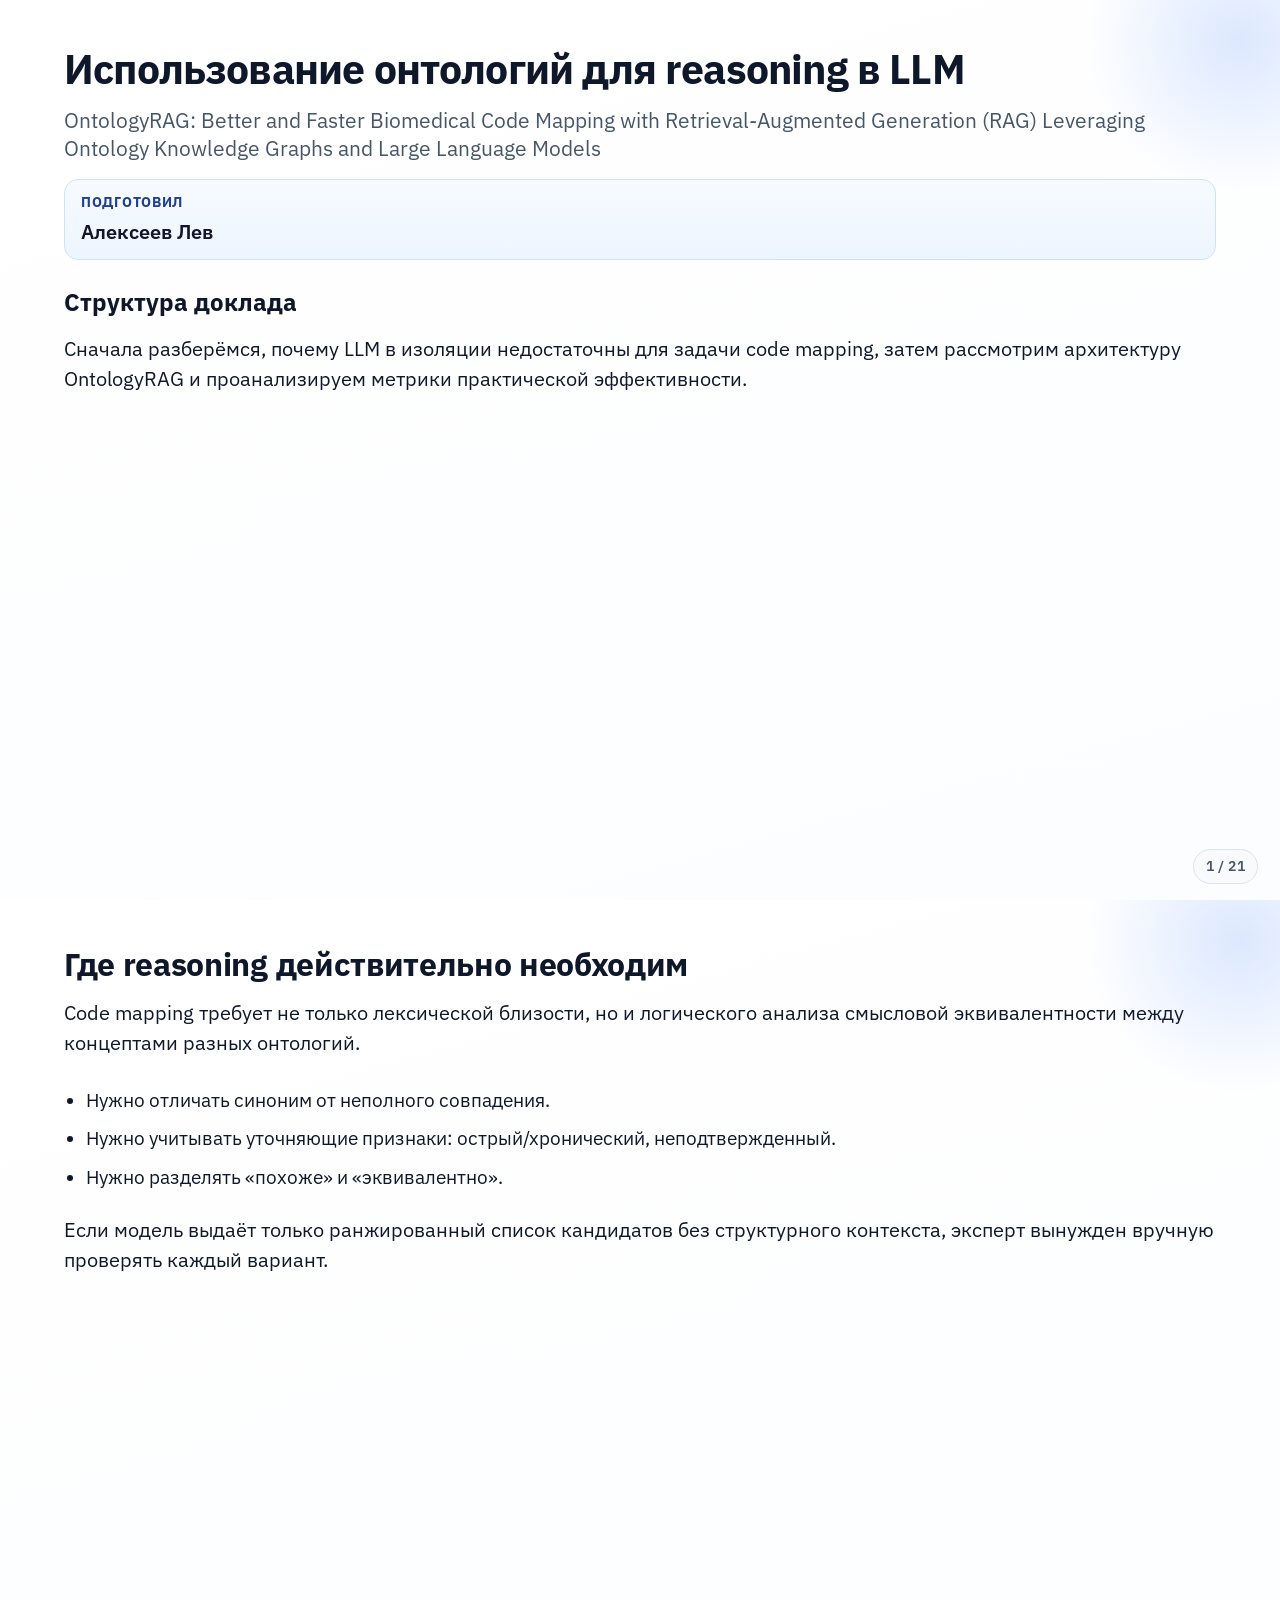
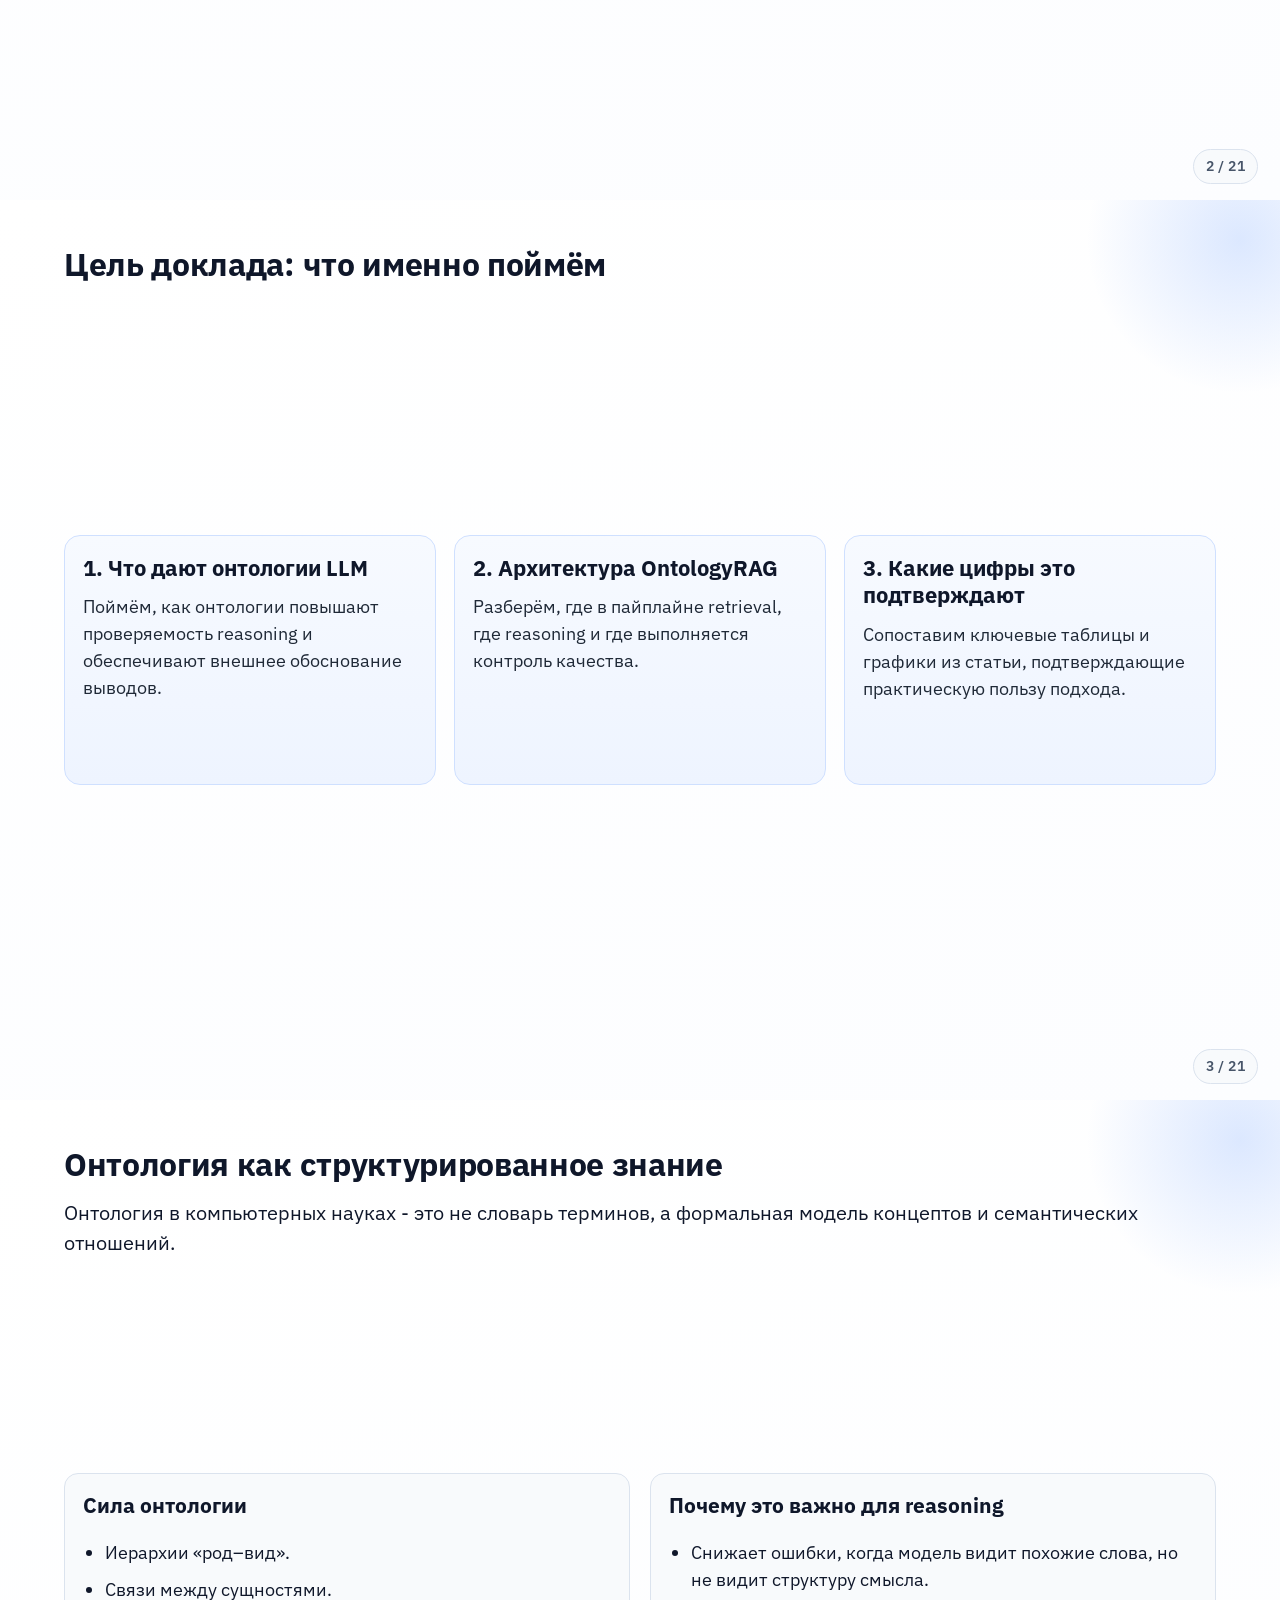
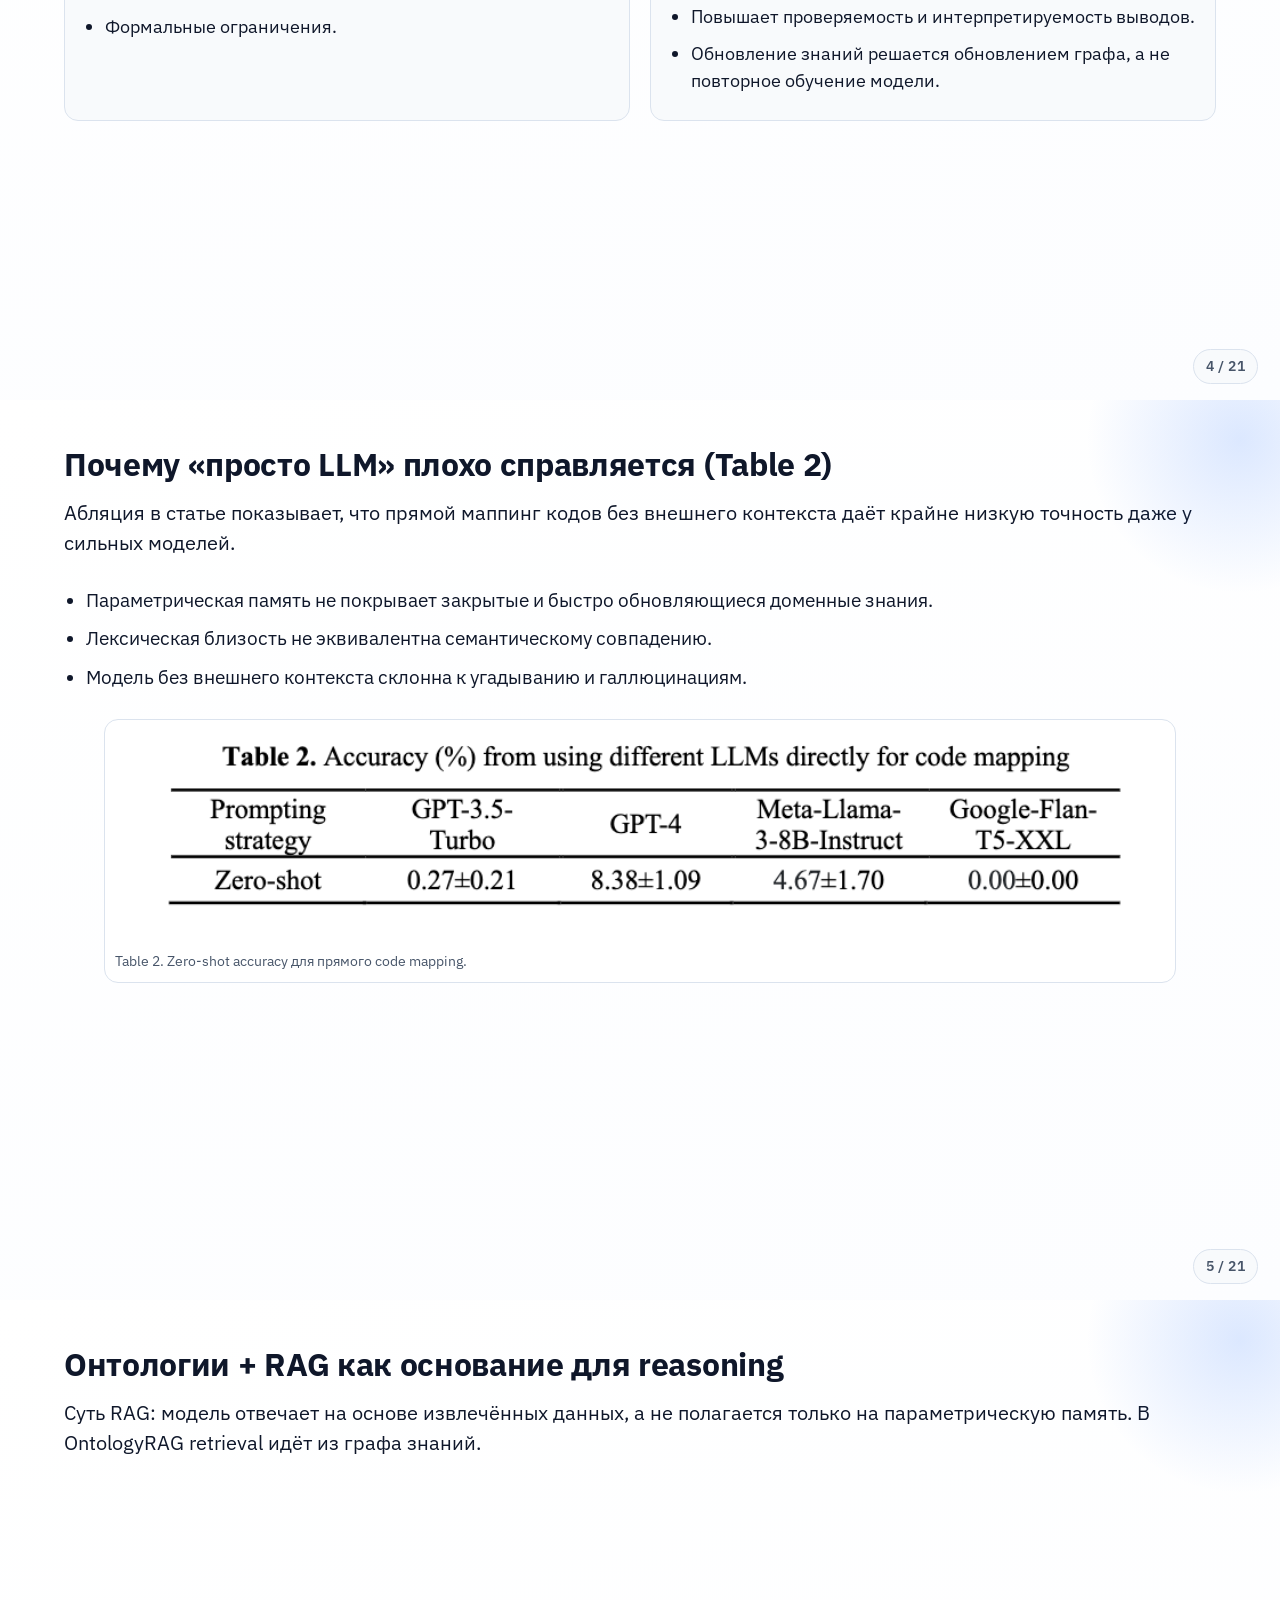
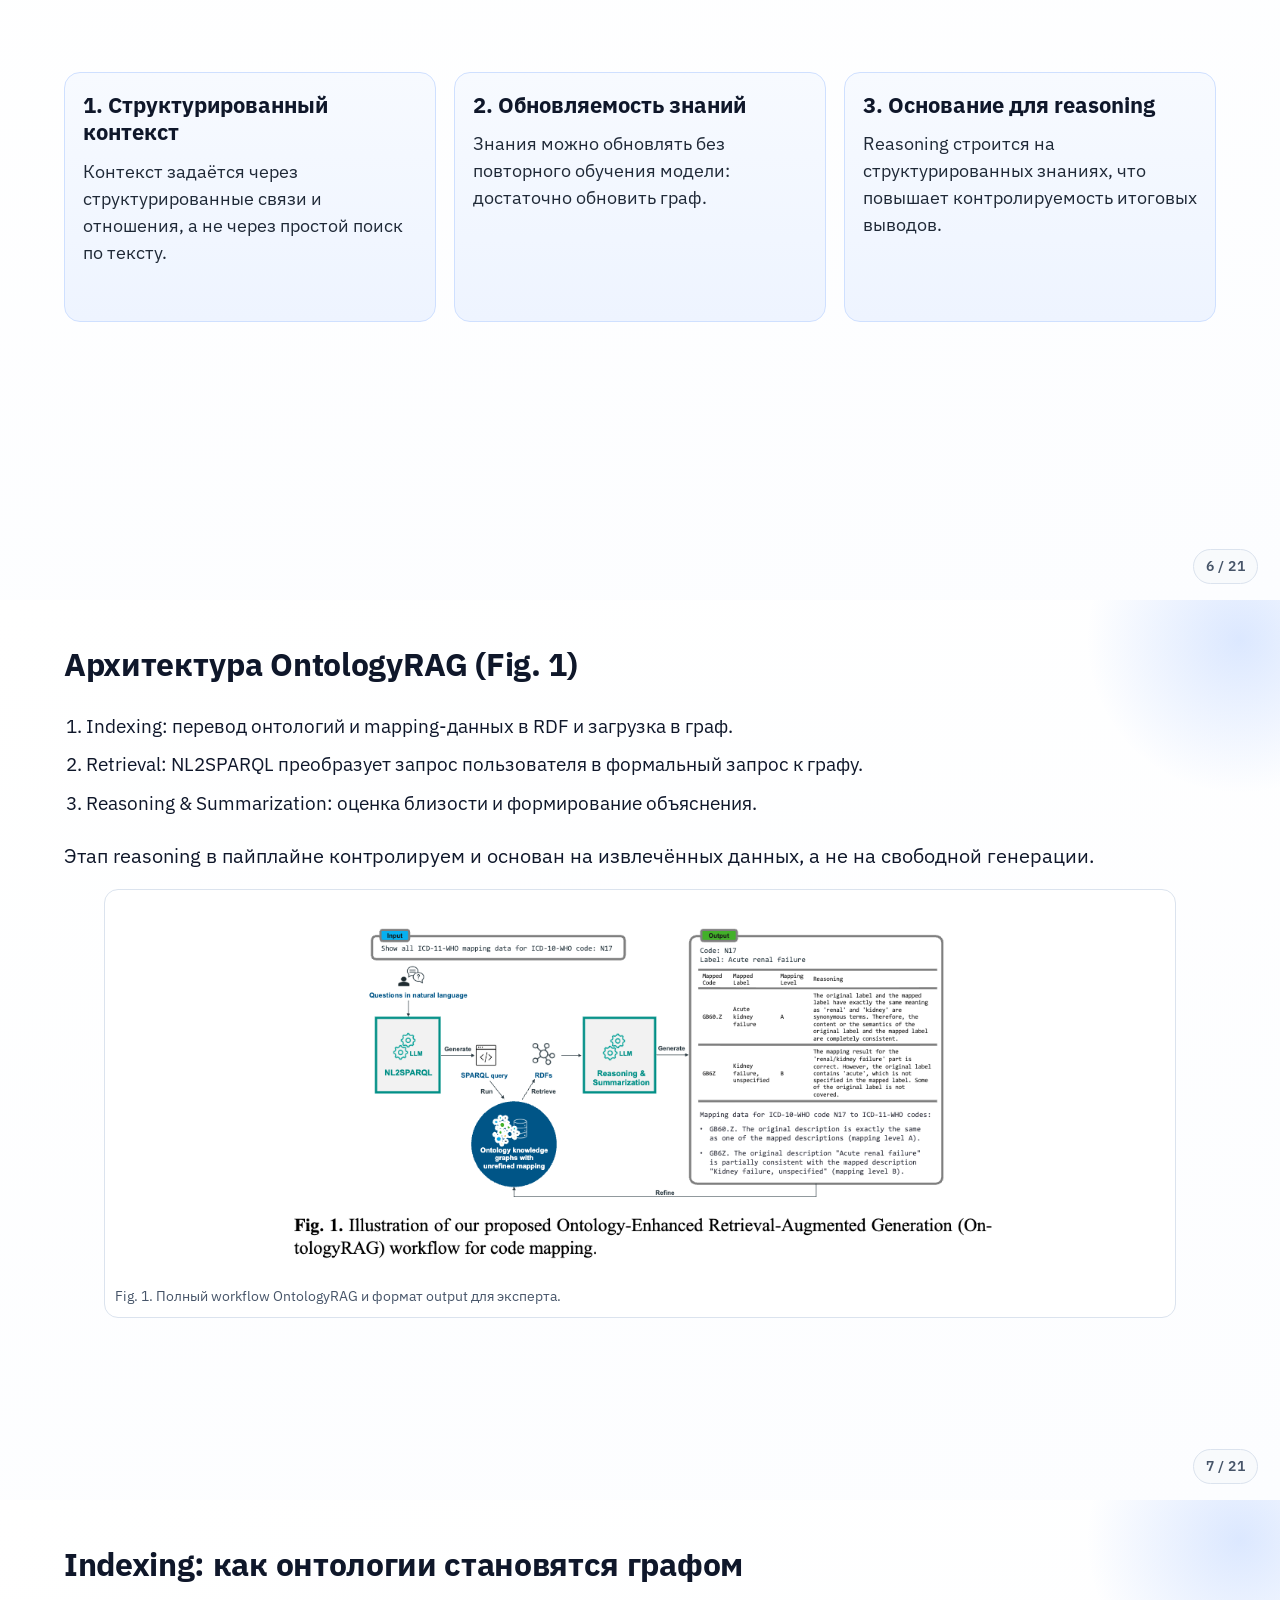
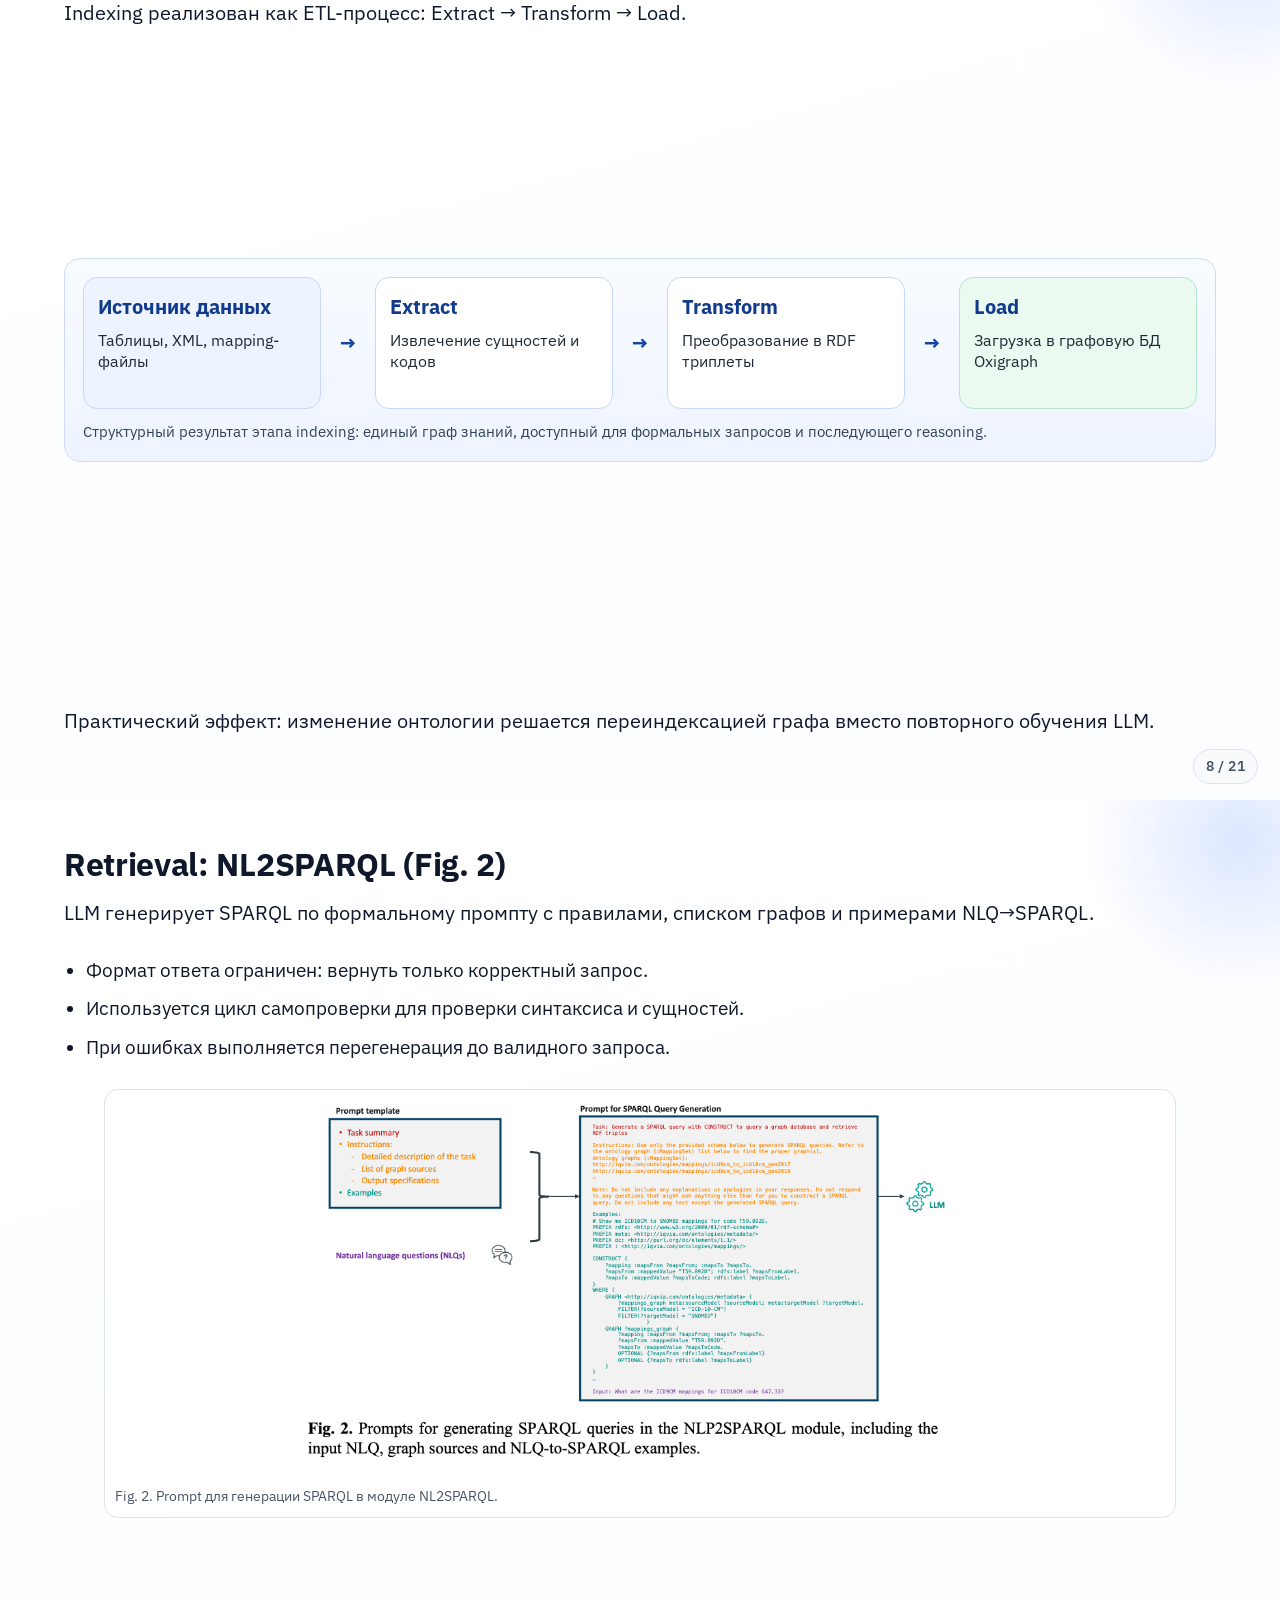
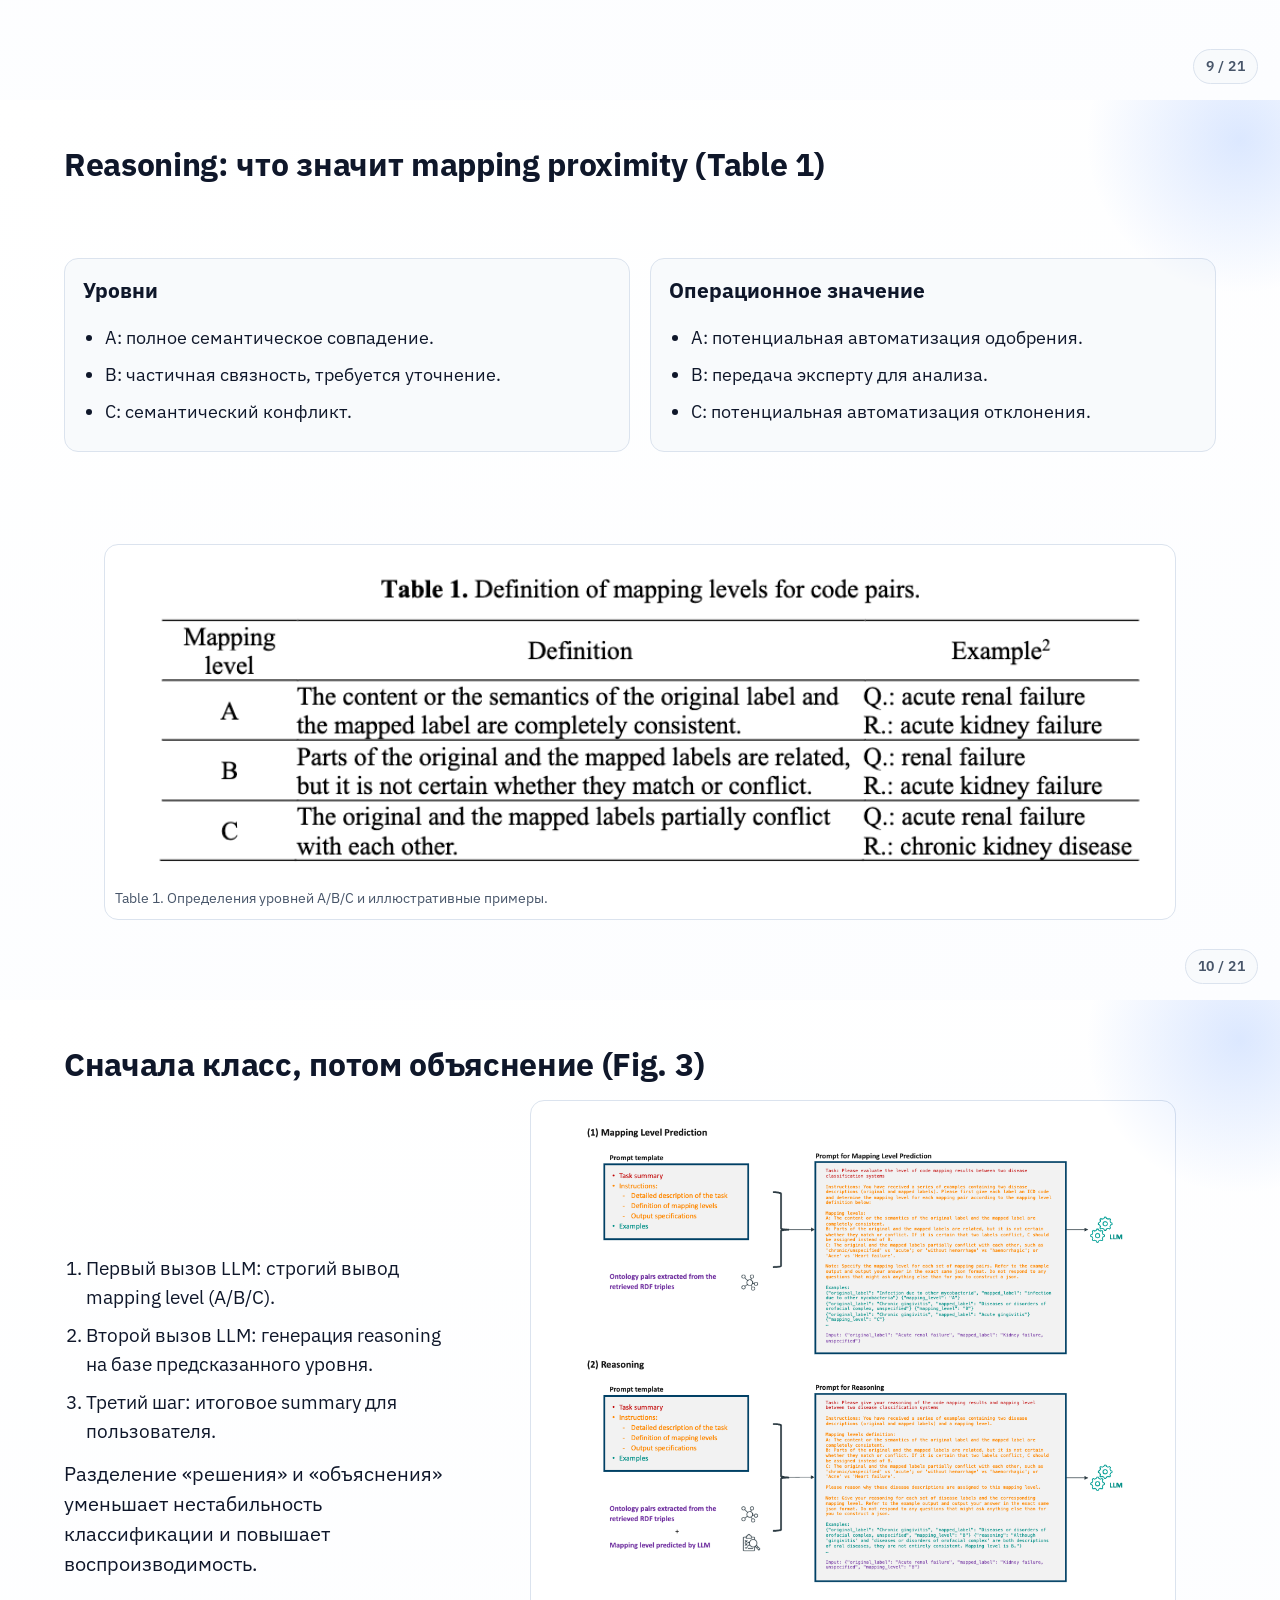
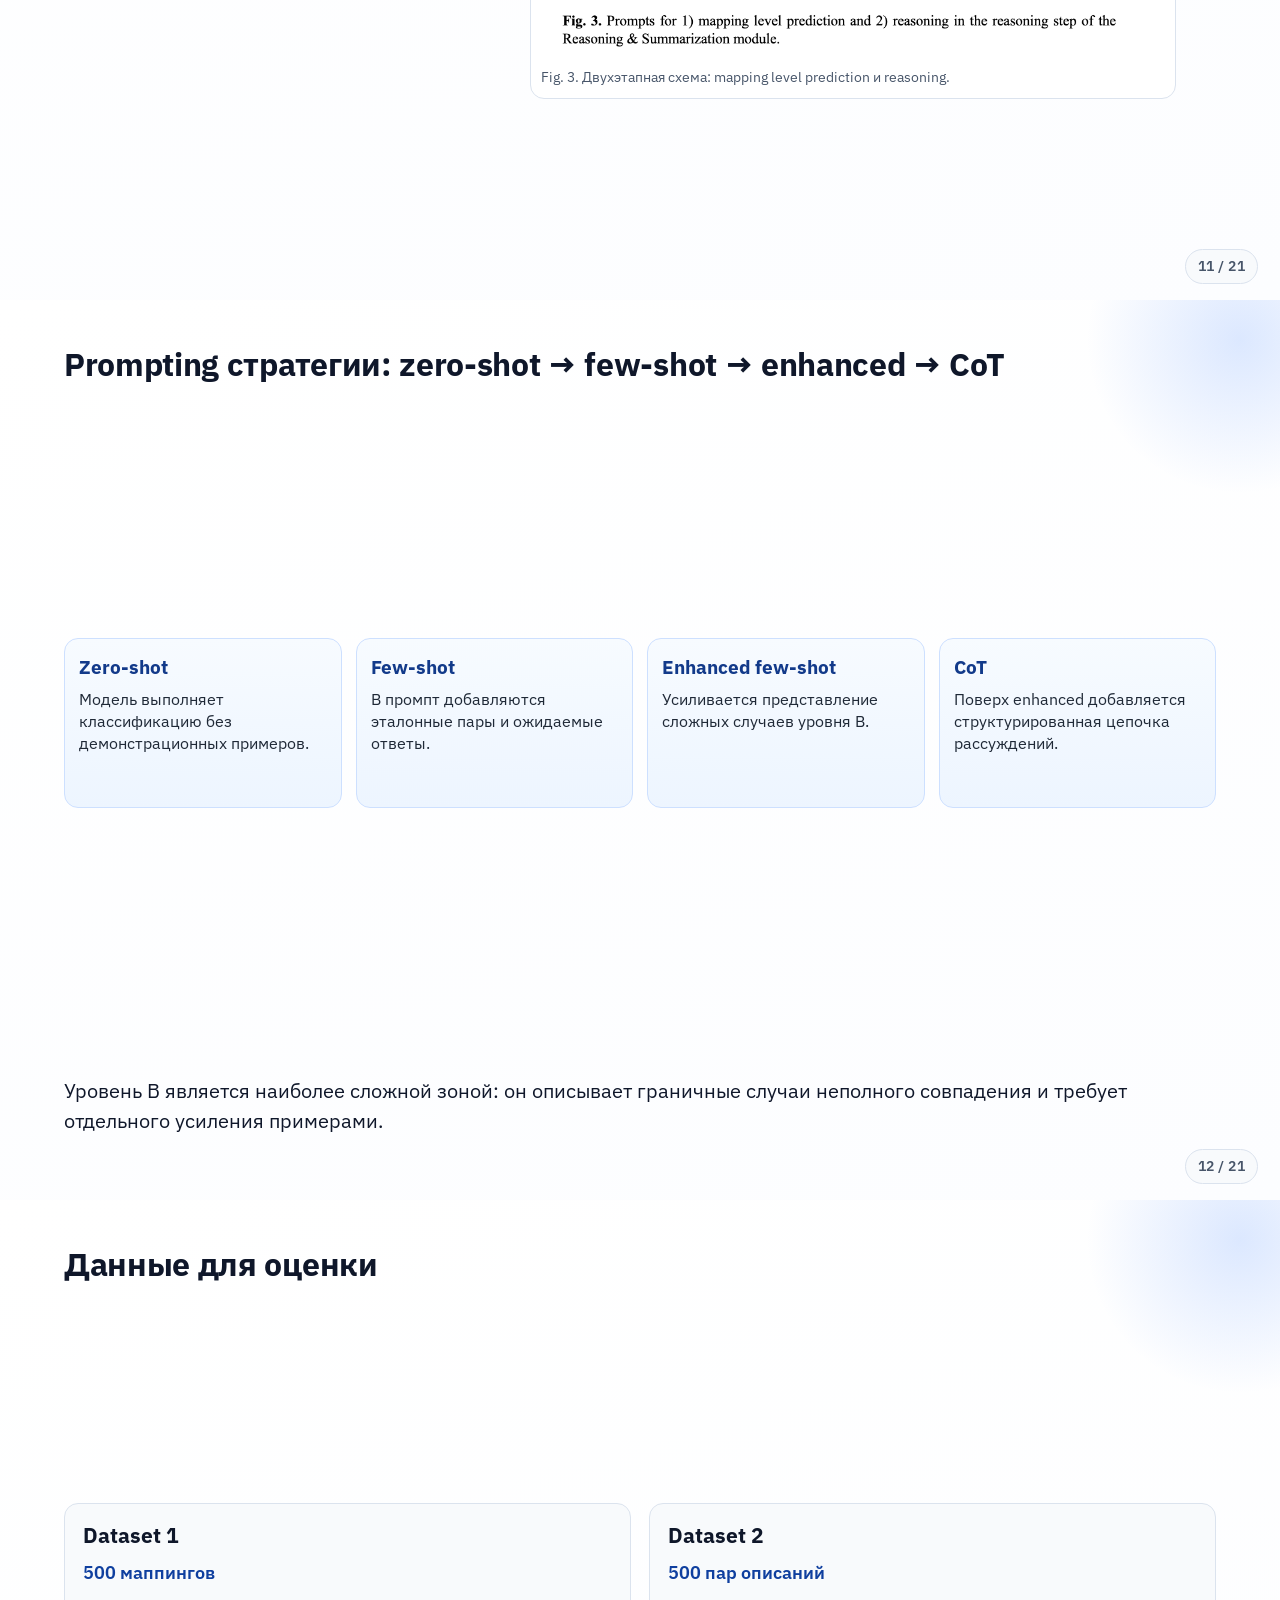
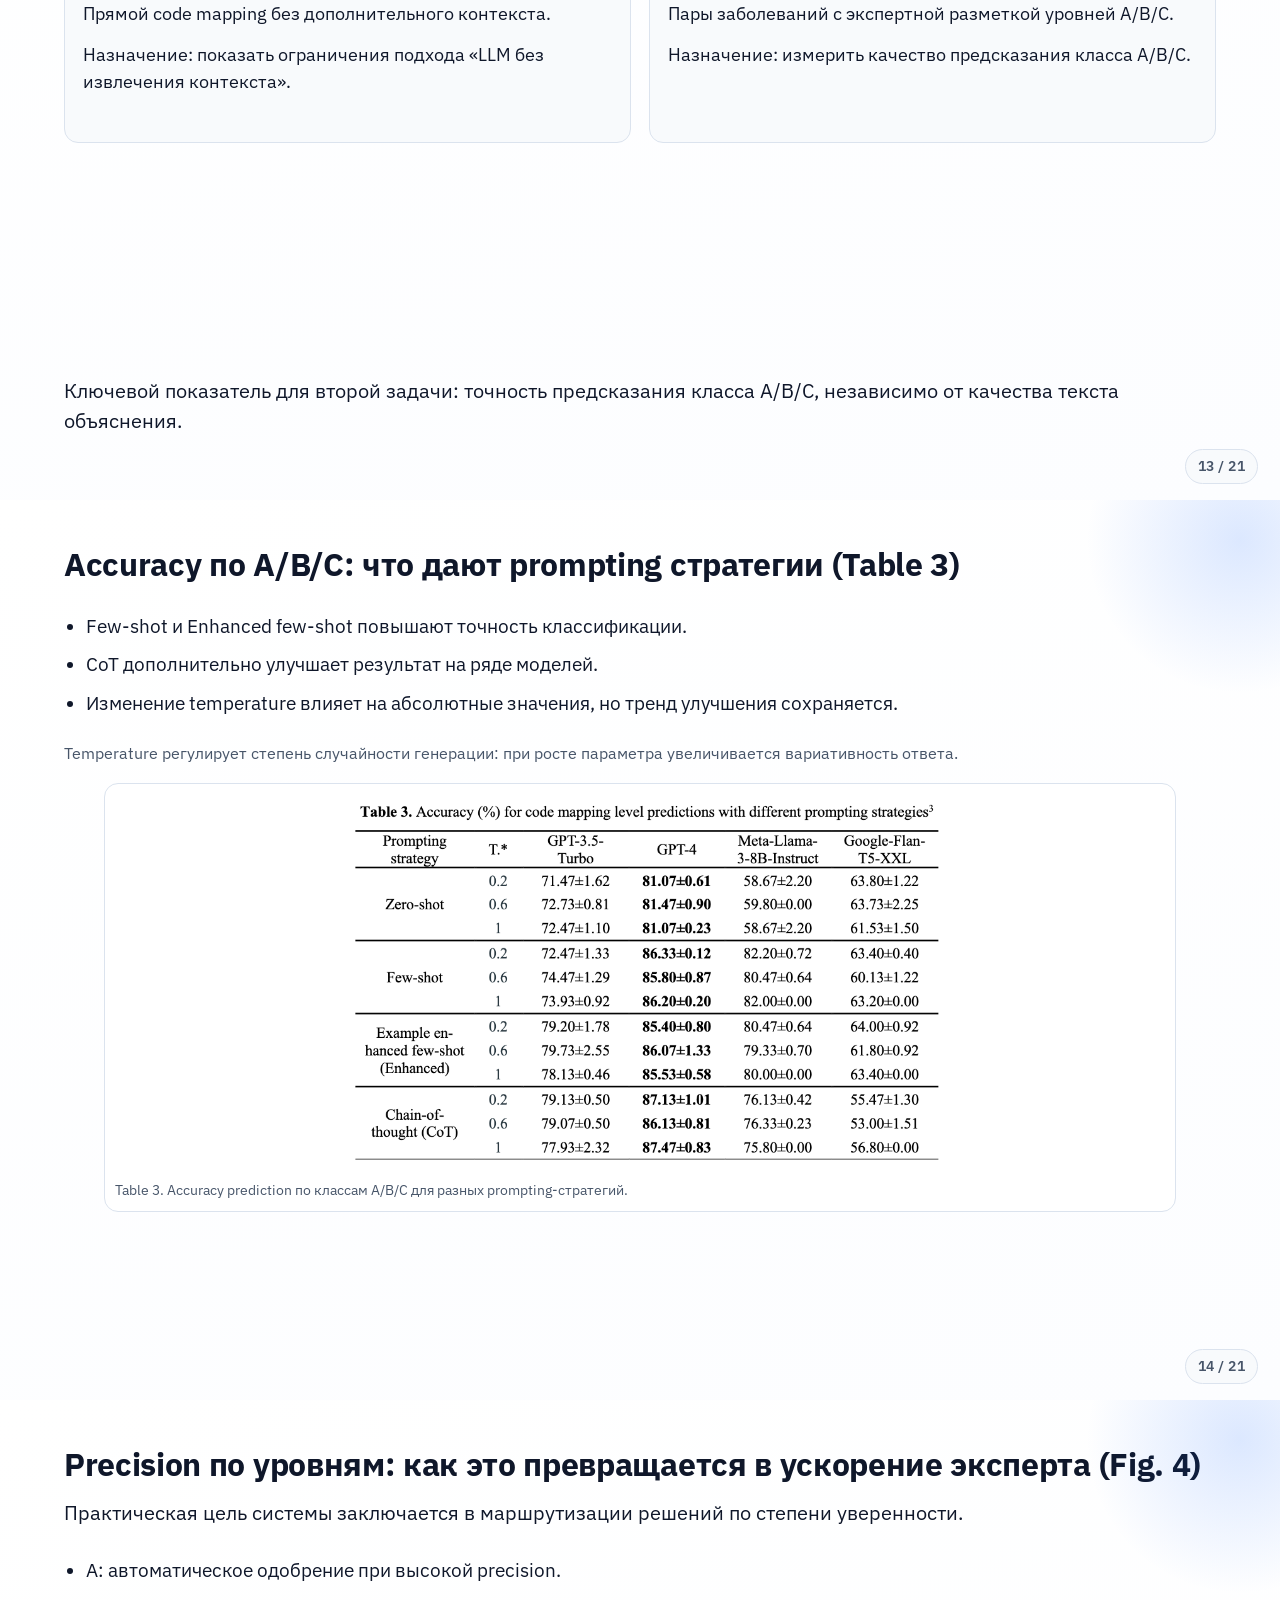
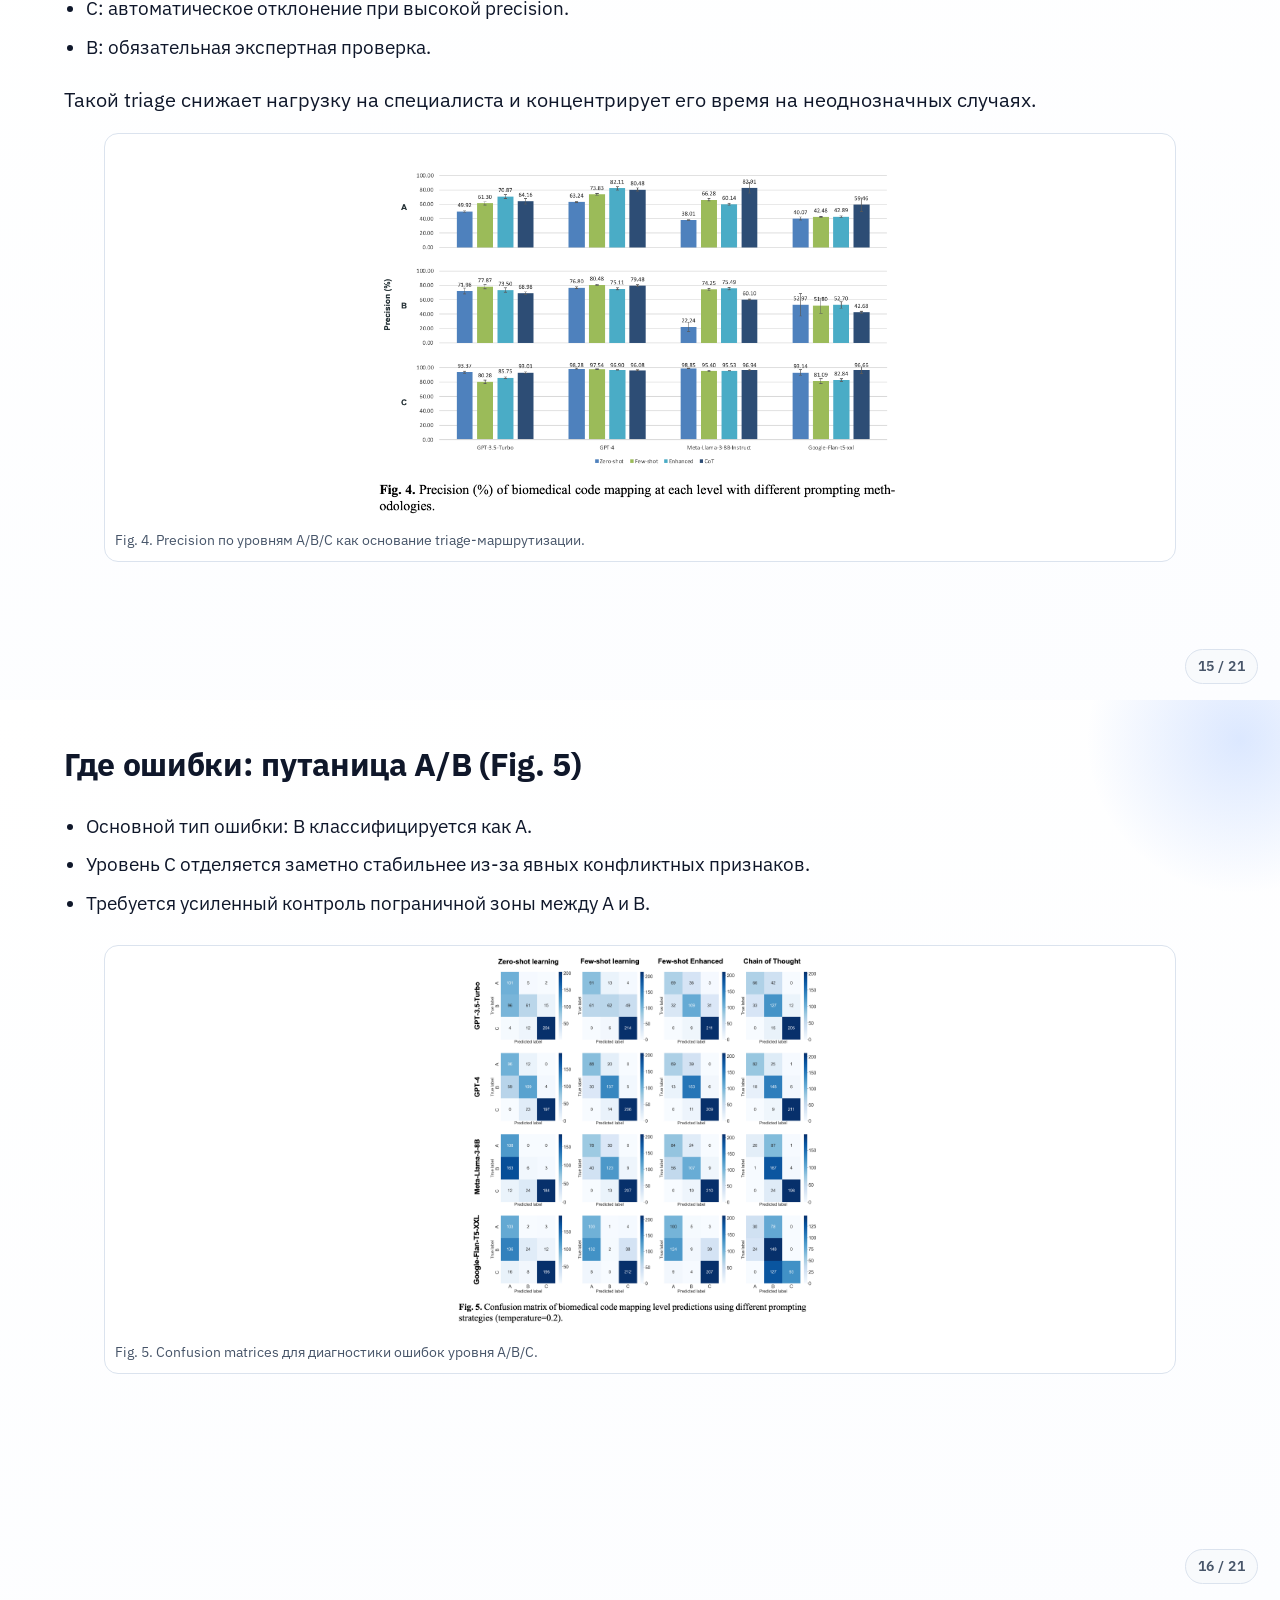
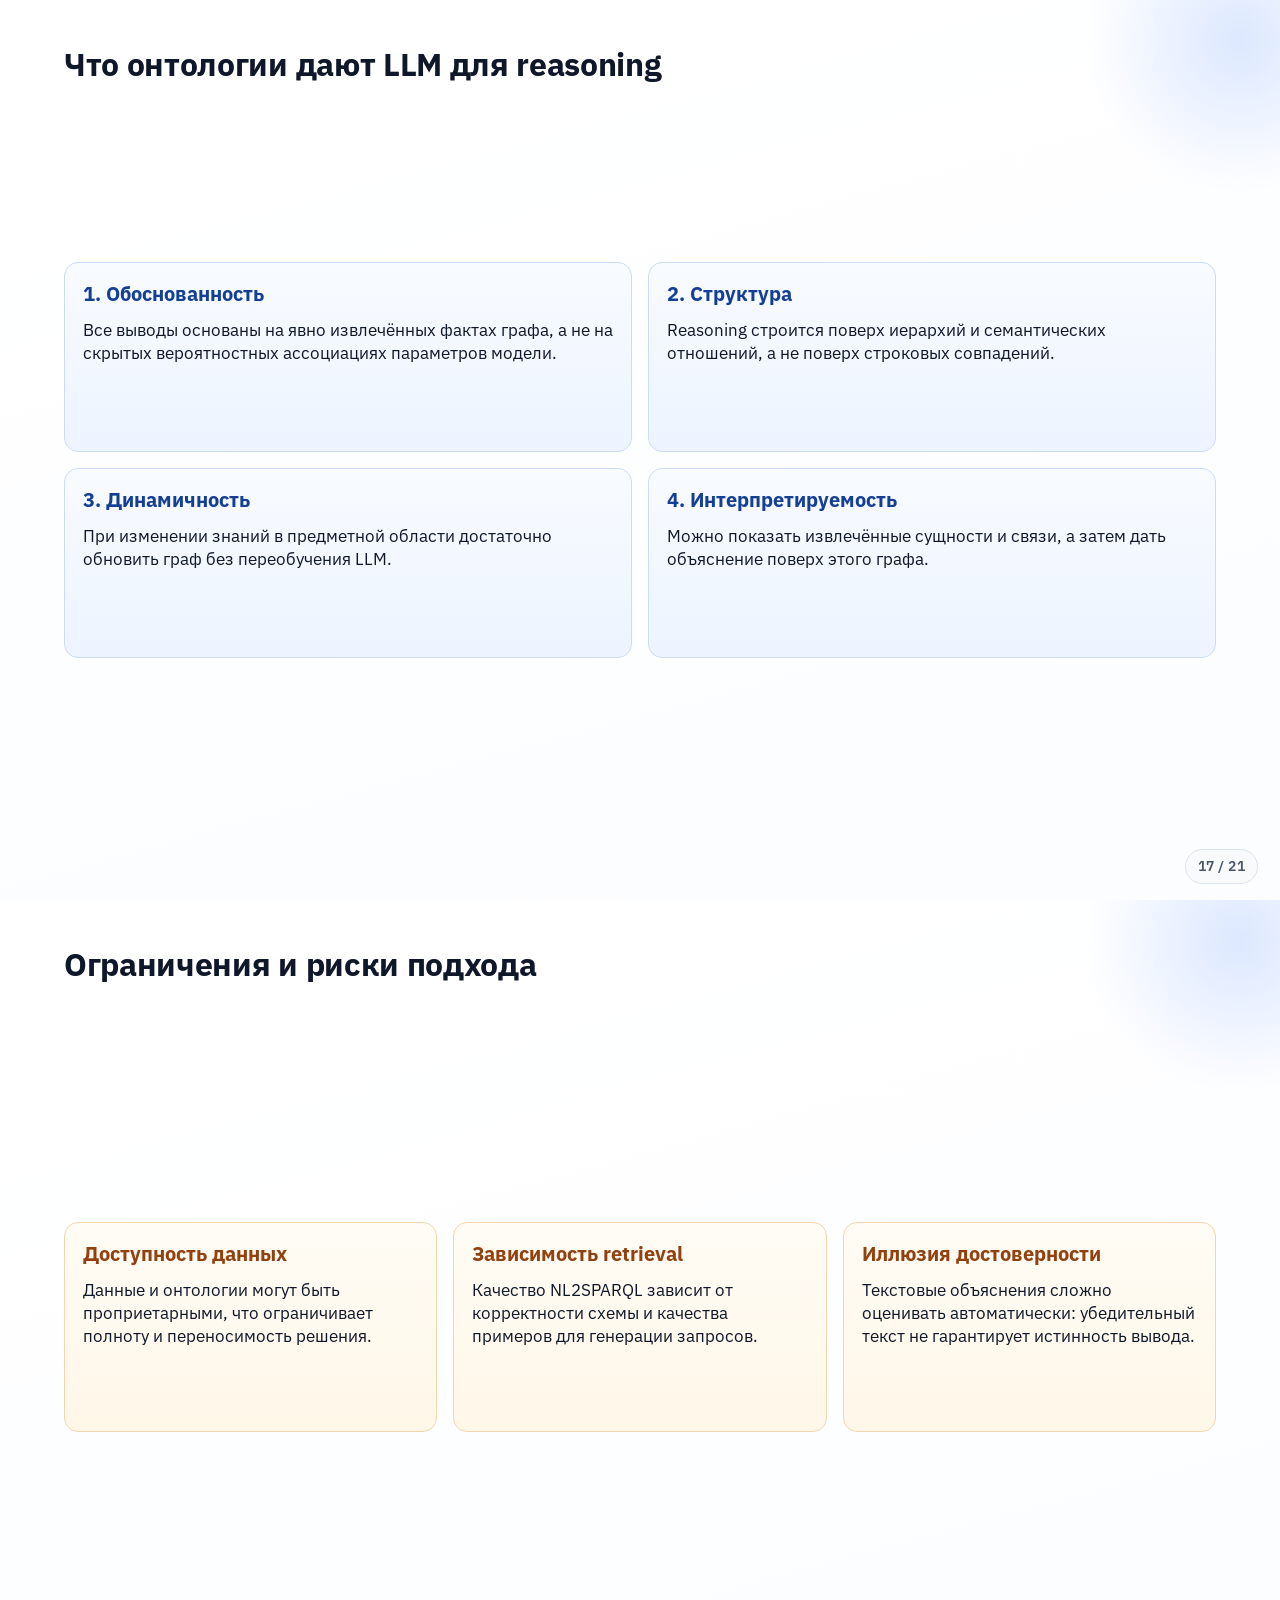
<file: index.html>
<!doctype html>
<html lang="ru">
<head>
  <meta charset="utf-8">
  <meta name="viewport" content="width=device-width, initial-scale=1">
  <title>Использование онтологий для reasoning в LLM</title>
  <link rel="preconnect" href="https://fonts.googleapis.com">
  <link rel="preconnect" href="https://fonts.gstatic.com" crossorigin>
  <link href="https://fonts.googleapis.com/css2?family=IBM+Plex+Sans:wght@400;500;600;700&display=swap" rel="stylesheet">
  <link rel="stylesheet" href="presentation.css">
</head>
<body>
  <main class="deck">
    <section class="slide" id="slide-1">
      <span class="section-label">Слайд 1 • Титул</span>
      <h1 class="slide-title">Использование онтологий для reasoning в LLM</h1>
      <p class="slide-subtitle">OntologyRAG: Better and Faster Biomedical Code Mapping with Retrieval-Augmented Generation (RAG) Leveraging Ontology Knowledge Graphs and Large Language Models</p>
      <div class="authors-block" aria-label="Авторы доклада">
        <p class="authors-title">Подготовил</p>
        <p class="author-name">Алексеев Лев</p>
      </div>
      <p class="footer-title">Структура доклада</p>
      <p>Сначала разберёмся, почему LLM в изоляции недостаточны для задачи code mapping, затем рассмотрим архитектуру OntologyRAG и проанализируем метрики практической эффективности.</p>
    </section>

    <section class="slide" id="slide-2">
      <span class="section-label">Слайд 2 • Мотивация</span>
      <h2>Где reasoning действительно необходим</h2>
      <p>Code mapping требует не только лексической близости, но и логического анализа смысловой эквивалентности между концептами разных онтологий.</p>
      <ul>
        <li>Нужно отличать синоним от неполного совпадения.</li>
        <li>Нужно учитывать уточняющие признаки: острый/хронический, неподтвержденный.</li>
        <li>Нужно разделять «похоже» и «эквивалентно».</li>
      </ul>
      <p>Если модель выдаёт только ранжированный список кандидатов без структурного контекста, эксперт вынужден вручную проверять каждый вариант.</p>
    </section>

    <section class="slide" id="slide-3">
      <span class="section-label">Слайд 3 • Цель</span>
      <h2>Цель доклада: что именно поймём</h2>
      <div class="goals-row">
        <article class="goal-block">
          <h3>1. Что дают онтологии LLM</h3>
          <p>Поймём, как онтологии повышают проверяемость reasoning и обеспечивают внешнее обоснование выводов.</p>
        </article>
        <article class="goal-block">
          <h3>2. Архитектура OntologyRAG</h3>
          <p>Разберём, где в пайплайне retrieval, где reasoning и где выполняется контроль качества.</p>
        </article>
        <article class="goal-block">
          <h3>3. Какие цифры это подтверждают</h3>
          <p>Сопоставим ключевые таблицы и графики из статьи, подтверждающие практическую пользу подхода.</p>
        </article>
      </div>
    </section>

    <section class="slide" id="slide-4">
      <span class="section-label">Слайд 4 • Ликбез</span>
      <h2>Онтология как структурированное знание</h2>
      <p>Онтология в компьютерных науках - это не словарь терминов, а формальная модель концептов и семантических отношений.</p>
      <div class="cols-2">
        <div class="card">
          <h3>Сила онтологии</h3>
          <ul>
            <li>Иерархии «род–вид».</li>
            <li>Связи между сущностями.</li>
            <li>Формальные ограничения.</li>
          </ul>
        </div>
        <div class="card">
          <h3>Почему это важно для reasoning</h3>
          <ul>
            <li>Снижает ошибки, когда модель видит похожие слова, но не видит структуру смысла.</li>
            <li>Повышает проверяемость и интерпретируемость выводов.</li>
            <li>Обновление знаний решается обновлением графа, а не повторное обучение модели.</li>
          </ul>
        </div>
      </div>
    </section>

    <section class="slide" id="slide-5">
      <span class="section-label">Слайд 5 • Почему не LLM-only</span>
      <h2>Почему «просто LLM» плохо справляется (Table 2)</h2>
      <p>Абляция в статье показывает, что прямой маппинг кодов без внешнего контекста даёт крайне низкую точность даже у сильных моделей.</p>
      <ul>
        <li>Параметрическая память не покрывает закрытые и быстро обновляющиеся доменные знания.</li>
        <li>Лексическая близость не эквивалентна семантическому совпадению.</li>
        <li>Модель без внешнего контекста склонна к угадыванию и галлюцинациям.</li>
      </ul>
      <figure class="evidence">
        <img src="assets/table%202.png" alt="Table 2: Accuracy from using different LLMs directly for code mapping">
        <figcaption>Table 2. Zero-shot accuracy для прямого code mapping.</figcaption>
      </figure>
    </section>

    <section class="slide" id="slide-6">
      <span class="section-label">Слайд 6 • Интуиция</span>
      <h2>Онтологии + RAG как основание для reasoning</h2>
      <p>Суть RAG: модель отвечает на основе извлечённых данных, а не полагается только на параметрическую память. В OntologyRAG retrieval идёт из графа знаний.</p>
      <div class="goals-row">
        <article class="goal-block">
          <h3>1. Структурированный контекст</h3>
          <p>Контекст задаётся через структурированные связи и отношения, а не через простой поиск по тексту.</p>
        </article>
        <article class="goal-block">
          <h3>2. Обновляемость знаний</h3>
          <p>Знания можно обновлять без повторного обучения модели: достаточно обновить граф.</p>
        </article>
        <article class="goal-block">
          <h3>3. Основание для reasoning</h3>
          <p>Reasoning строится на структурированных знаниях, что повышает контролируемость итоговых выводов.</p>
        </article>
      </div>
    </section>

    <section class="slide" id="slide-7">
      <span class="section-label">Слайд 7 • Архитектура</span>
      <h2>Архитектура OntologyRAG (Fig. 1)</h2>
      <ol>
        <li>Indexing: перевод онтологий и mapping-данных в RDF и загрузка в граф.</li>
        <li>Retrieval: NL2SPARQL преобразует запрос пользователя в формальный запрос к графу.</li>
        <li>Reasoning &amp; Summarization: оценка близости и формирование объяснения.</li>
      </ol>
      <p>Этап reasoning в пайплайне контролируем и основан на извлечённых данных, а не на свободной генерации.</p>
      <figure class="evidence">
        <img src="assets/figure%201.png" alt="Figure 1: OntologyRAG workflow for code mapping">
        <figcaption>Fig. 1. Полный workflow OntologyRAG и формат output для эксперта.</figcaption>
      </figure>
    </section>

    <section class="slide" id="slide-8">
      <span class="section-label">Слайд 8 • Indexing</span>
      <h2>Indexing: как онтологии становятся графом</h2>
      <p>Indexing реализован как ETL-процесс: Extract → Transform → Load.</p>
      <div class="indexing-diagram" aria-label="Схема ETL процесса indexing">
        <div class="diagram-lane">
          <article class="diagram-node node-source">
            <h3>Источник данных</h3>
            <p>Таблицы, XML, mapping-файлы</p>
          </article>
          <span class="diagram-arrow" aria-hidden="true"></span>
          <article class="diagram-node">
            <h3>Extract</h3>
            <p>Извлечение сущностей и кодов</p>
          </article>
          <span class="diagram-arrow" aria-hidden="true"></span>
          <article class="diagram-node">
            <h3>Transform</h3>
            <p>Преобразование в RDF триплеты</p>
          </article>
          <span class="diagram-arrow" aria-hidden="true"></span>
          <article class="diagram-node node-target">
            <h3>Load</h3>
            <p>Загрузка в графовую БД Oxigraph</p>
          </article>
        </div>
        <p class="diagram-caption">Структурный результат этапа indexing: единый граф знаний, доступный для формальных запросов и последующего reasoning.</p>
      </div>
      <p>Практический эффект: изменение онтологии решается переиндексацией графа вместо повторного обучения LLM.</p>
    </section>

    <section class="slide" id="slide-9">
      <span class="section-label">Слайд 9 • Retrieval</span>
      <h2>Retrieval: NL2SPARQL (Fig. 2)</h2>
      <p>LLM генерирует SPARQL по формальному промпту с правилами, списком графов и примерами NLQ→SPARQL.</p>
      <ul>
        <li>Формат ответа ограничен: вернуть только корректный запрос.</li>
        <li>Используется цикл самопроверки для проверки синтаксиса и сущностей.</li>
        <li>При ошибках выполняется перегенерация до валидного запроса.</li>
      </ul>
      <figure class="evidence">
        <img src="assets/figure%202.png" alt="Figure 2: Prompts for NL2SPARQL query generation">
        <figcaption>Fig. 2. Prompt для генерации SPARQL в модуле NL2SPARQL.</figcaption>
      </figure>
    </section>

    <section class="slide" id="slide-10">
      <span class="section-label">Слайд 10 • Reasoning</span>
      <h2>Reasoning: что значит mapping proximity (Table 1)</h2>
      <div class="cols-2">
        <div class="card">
          <h3>Уровни</h3>
          <ul>
            <li>A: полное семантическое совпадение.</li>
            <li>B: частичная связность, требуется уточнение.</li>
            <li>C: семантический конфликт.</li>
          </ul>
        </div>
        <div class="card">
          <h3>Операционное значение</h3>
          <ul>
            <li>A: потенциальная автоматизация одобрения.</li>
            <li>B: передача эксперту для анализа.</li>
            <li>C: потенциальная автоматизация отклонения.</li>
          </ul>
        </div>
      </div>
      <figure class="evidence">
        <img src="assets/table%201.png" alt="Table 1: Definition of mapping levels A B C for code pairs">
        <figcaption>Table 1. Определения уровней A/B/C и иллюстративные примеры.</figcaption>
      </figure>
    </section>

    <section class="slide" id="slide-11">
      <span class="section-label">Слайд 11 • Декомпозиция</span>
      <h2>Сначала класс, потом объяснение (Fig. 3)</h2>
      <div class="slide-11-layout">
        <div class="slide-11-text">
          <ol>
            <li>Первый вызов LLM: строгий вывод mapping level (A/B/C).</li>
            <li>Второй вызов LLM: генерация reasoning на базе предсказанного уровня.</li>
            <li>Третий шаг: итоговое summary для пользователя.</li>
          </ol>
          <p>Разделение «решения» и «объяснения» уменьшает нестабильность классификации и повышает воспроизводимость.</p>
        </div>
        <figure class="evidence slide-11-figure">
          <img src="assets/figure%203.png" alt="Figure 3: Prompts for mapping level prediction and reasoning">
          <figcaption>Fig. 3. Двухэтапная схема: mapping level prediction и reasoning.</figcaption>
        </figure>
      </div>
    </section>

    <section class="slide" id="slide-12">
      <span class="section-label">Слайд 12 • Prompting</span>
      <h2>Prompting стратегии: zero-shot → few-shot → enhanced → CoT</h2>
      <div class="strategies-row">
        <article class="strategy-block">
          <h3>Zero-shot</h3>
          <p>Модель выполняет классификацию без демонстрационных примеров.</p>
        </article>
        <article class="strategy-block">
          <h3>Few-shot</h3>
          <p>В промпт добавляются эталонные пары и ожидаемые ответы.</p>
        </article>
        <article class="strategy-block">
          <h3>Enhanced few-shot</h3>
          <p>Усиливается представление сложных случаев уровня B.</p>
        </article>
        <article class="strategy-block">
          <h3>CoT</h3>
          <p>Поверх enhanced добавляется структурированная цепочка рассуждений.</p>
        </article>
      </div>
      <p>Уровень B является наиболее сложной зоной: он описывает граничные случаи неполного совпадения и требует отдельного усиления примерами.</p>
    </section>

    <section class="slide" id="slide-13">
      <span class="section-label">Слайд 13 • Данные</span>
      <h2>Данные для оценки</h2>
      <div class="compare-grid">
        <article class="card compare-card">
          <h3>Dataset 1</h3>
          <p class="compare-meta">500 маппингов</p>
          <p>Прямой code mapping без дополнительного контекста.</p>
          <p>Назначение: показать ограничения подхода «LLM без извлечения контекста».</p>
        </article>
        <article class="card compare-card">
          <h3>Dataset 2</h3>
          <p class="compare-meta">500 пар описаний</p>
          <p>Пары заболеваний с экспертной разметкой уровней A/B/C.</p>
          <p>Назначение: измерить качество предсказания класса A/B/C.</p>
        </article>
      </div>
      <p>Ключевой показатель для второй задачи: точность предсказания класса A/B/C, независимо от качества текста объяснения.</p>
    </section>

    <section class="slide" id="slide-15">
      <span class="section-label">Слайд 15 • Accuracy</span>
      <h2>Accuracy по A/B/C: что дают prompting стратегии (Table 3)</h2>
      <ul>
        <li>Few-shot и Enhanced few-shot повышают точность классификации.</li>
        <li>CoT дополнительно улучшает результат на ряде моделей.</li>
        <li>Изменение temperature влияет на абсолютные значения, но тренд улучшения сохраняется.</li>
      </ul>
      <p class="note">Temperature регулирует степень случайности генерации: при росте параметра увеличивается вариативность ответа.</p>
      <figure class="evidence">
        <img src="assets/table%203.png" alt="Table 3: Accuracy of code mapping level predictions for prompting strategies">
        <figcaption>Table 3. Accuracy prediction по классам A/B/C для разных prompting-стратегий.</figcaption>
      </figure>
    </section>

    <section class="slide" id="slide-16">
      <span class="section-label">Слайд 16 • Precision</span>
      <h2>Precision по уровням: как это превращается в ускорение эксперта (Fig. 4)</h2>
      <p>Практическая цель системы заключается в маршрутизации решений по степени уверенности.</p>
      <ul>
        <li>A: автоматическое одобрение при высокой precision.</li>
        <li>C: автоматическое отклонение при высокой precision.</li>
        <li>B: обязательная экспертная проверка.</li>
      </ul>
      <p>Такой triage снижает нагрузку на специалиста и концентрирует его время на неоднозначных случаях.</p>
      <figure class="evidence">
        <img src="assets/figure%204.png" alt="Figure 4: Precision by level for different models and prompting methods">
        <figcaption>Fig. 4. Precision по уровням A/B/C как основание triage-маршрутизации.</figcaption>
      </figure>
    </section>

    <section class="slide" id="slide-17">
      <span class="section-label">Слайд 17 • Ошибки</span>
      <h2>Где ошибки: путаница A/B (Fig. 5)</h2>
      <ul>
        <li>Основной тип ошибки: B классифицируется как A.</li>
        <li>Уровень C отделяется заметно стабильнее из-за явных конфликтных признаков.</li>
        <li>Требуется усиленный контроль пограничной зоны между A и B.</li>
      </ul>
      <figure class="evidence">
        <img src="assets/figure%205.png" alt="Figure 5: Confusion matrices for mapping level predictions">
        <figcaption>Fig. 5. Confusion matrices для диагностики ошибок уровня A/B/C.</figcaption>
      </figure>
    </section>

    <section class="slide" id="slide-18">
      <span class="section-label">Слайд 18 • Главный ответ</span>
      <h2>Что онтологии дают LLM для reasoning</h2>
      <div class="value-grid">
        <article class="card value-card">
          <h3>1. Обоснованность</h3>
          <p>Все выводы основаны на явно извлечённых фактах графа, а не на скрытых вероятностных ассоциациях параметров модели.</p>
        </article>
        <article class="card value-card">
          <h3>2. Структура</h3>
          <p>Reasoning строится поверх иерархий и семантических отношений, а не поверх строковых совпадений.</p>
        </article>
        <article class="card value-card">
          <h3>3. Динамичность</h3>
          <p>При изменении знаний в предметной области достаточно обновить граф без переобучения LLM.</p>
        </article>
        <article class="card value-card">
          <h3>4. Интерпретируемость</h3>
          <p>Можно показать извлечённые сущности и связи, а затем дать объяснение поверх этого графа.</p>
        </article>
      </div>
    </section>

    <section class="slide" id="slide-19">
      <span class="section-label">Слайд 19 • Ограничения</span>
      <h2>Ограничения и риски подхода</h2>
      <div class="risk-grid">
        <article class="card risk-card">
          <h3>Доступность данных</h3>
          <p>Данные и онтологии могут быть проприетарными, что ограничивает полноту и переносимость решения.</p>
        </article>
        <article class="card risk-card">
          <h3>Зависимость retrieval</h3>
          <p>Качество NL2SPARQL зависит от корректности схемы и качества примеров для генерации запросов.</p>
        </article>
        <article class="card risk-card">
          <h3>Иллюзия достоверности</h3>
          <p>Текстовые объяснения сложно оценивать автоматически: убедительный текст не гарантирует истинность вывода.</p>
        </article>
      </div>
      <p class="risk-note">Следствие для внедрения: необходим human-in-the-loop, где система поддерживает и ускоряет эксперта, но не заменяет его суждение.</p>
    </section>

    <section class="slide" id="slide-20">
      <span class="section-label">Слайд 20 • Обобщение</span>
      <h2>Обобщение на другие домены</h2>
      <div class="cols-2">
        <div class="card">
          <h3>Где применимо</h3>
          <ul>
            <li>Домены с формализованными справочниками и таксономиями.</li>
            <li>Домены с динамичной знаниевой базой и регулярными обновлениями.</li>
            <li>Сценарии с критичным требованием к интерпретируемости.</li>
          </ul>
        </div>
        <div class="card">
          <h3>Универсальные принципы</h3>
          <ul>
            <li>Граф знаний как единый источник истины.</li>
            <li>Преобразование естественного языка в формальные запросы.</li>
            <li>Трёхуровневая классификация уверенности с human-in-the-loop.</li>
          </ul>
        </div>
      </div>
    </section>

    <section class="slide" id="slide-21">
      <span class="section-label">Слайд 21 • Заключение</span>
      <h2>Ключевые выводы доклада</h2>
      <div class="summary-grid">
        <article class="card summary-card">
          <h3>1. Базовая проблема</h3>
          <p>В сложных предметных областях одни только LLM не дают достаточной точности для semantic mapping.</p>
        </article>
        <article class="card summary-card">
          <h3>2. Решение</h3>
          <p>Интеграция графа знаний с LLM обеспечивает верифицируемое внешнее обоснование и повышает прозрачность reasoning.</p>
        </article>
        <article class="card summary-card">
          <h3>3. Практический результат</h3>
          <p>Высокоуверенные решения A/C автоматизируются, неоднозначные случаи B направляются на экспертную проверку.</p>
        </article>
      </div>
    </section>

    <section class="slide" id="slide-22">
      <span class="section-label">Слайд 22 • Backup</span>
      <h2>Демонстрационный пример output</h2>
      <p>Показать итоговый формат ответа для эксперта:</p>
      <ul>
        <li>список кандидатов сопоставления;</li>
        <li>уровень близости A/B/C;</li>
        <li>краткое reasoning и финальное summary.</li>
      </ul>
      <p>Такой формат ближе к реальному процессу, чем вывод «топ-5 похожих строк» без структуры.</p>
      <figure class="evidence">
        <img src="assets/figure%206.png" alt="Figure 1: Output example for expert workflow">
        <figcaption>Fig. 1 (output-часть)</figcaption>
      </figure>
    </section>
  </main>
  <script>
    (function () {
      const slides = Array.from(document.querySelectorAll('.slide'));
      if (!slides.length) return;

      const indexBySlide = new Map(slides.map((slide, index) => [slide, index]));
      let activeIndex = 0;

      const observer = new IntersectionObserver(
        (entries) => {
          entries
            .filter((entry) => entry.isIntersecting)
            .sort((a, b) => b.intersectionRatio - a.intersectionRatio)
            .forEach((entry) => {
              const index = indexBySlide.get(entry.target);
              if (typeof index === 'number') {
                activeIndex = index;
              }
            });
        },
        { threshold: [0.55, 0.8] }
      );

      slides.forEach((slide) => observer.observe(slide));

      function goToSlide(index) {
        const clamped = Math.max(0, Math.min(slides.length - 1, index));
        activeIndex = clamped;
        slides[clamped].scrollIntoView({ behavior: 'smooth', block: 'start' });
      }

      document.addEventListener('keydown', (event) => {
        if (event.defaultPrevented) return;
        if (event.metaKey || event.ctrlKey || event.altKey) return;

        const key = event.key;
        if (key === 'ArrowRight' || key === 'ArrowDown' || key === 'PageDown') {
          event.preventDefault();
          goToSlide(activeIndex + 1);
        } else if (key === 'ArrowLeft' || key === 'ArrowUp' || key === 'PageUp') {
          event.preventDefault();
          goToSlide(activeIndex - 1);
        } else if (key === 'Home') {
          event.preventDefault();
          goToSlide(0);
        } else if (key === 'End') {
          event.preventDefault();
          goToSlide(slides.length - 1);
        }
      });
    })();
  </script>
</body>
</html>
</file>
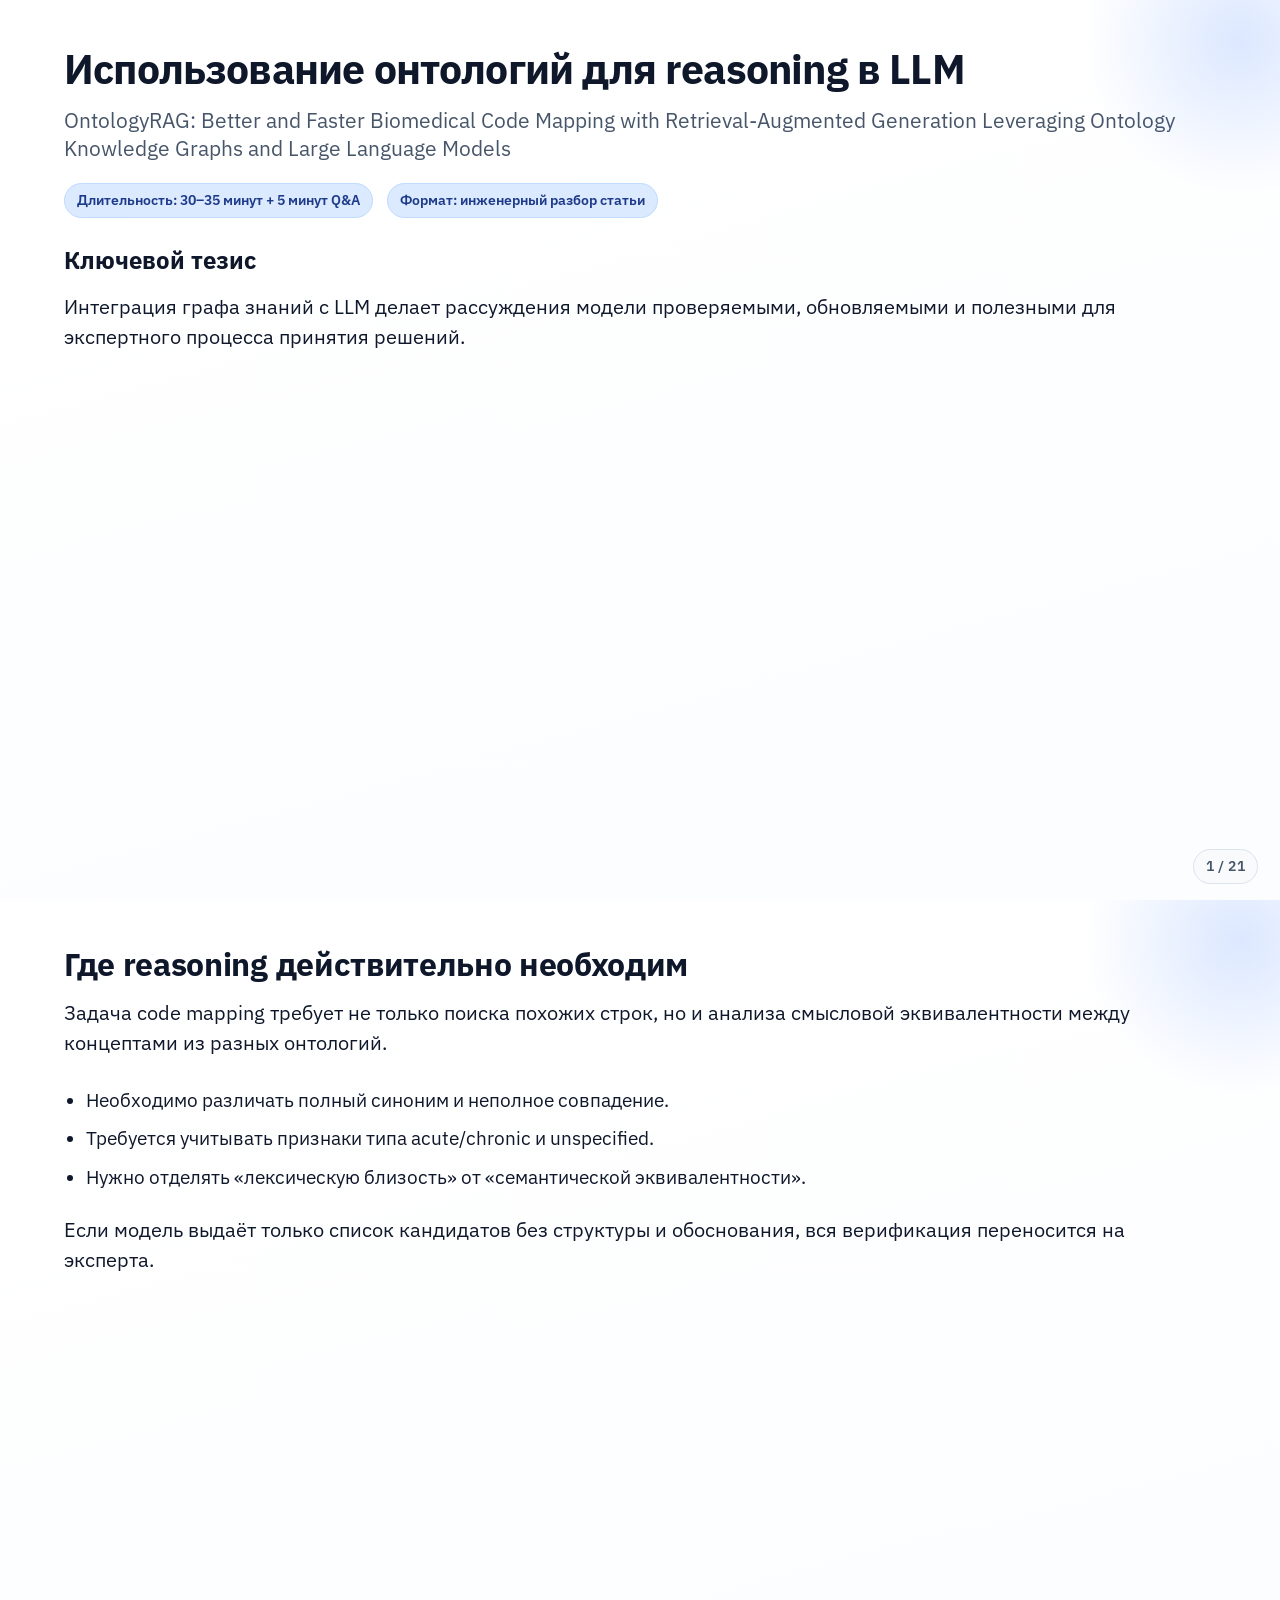
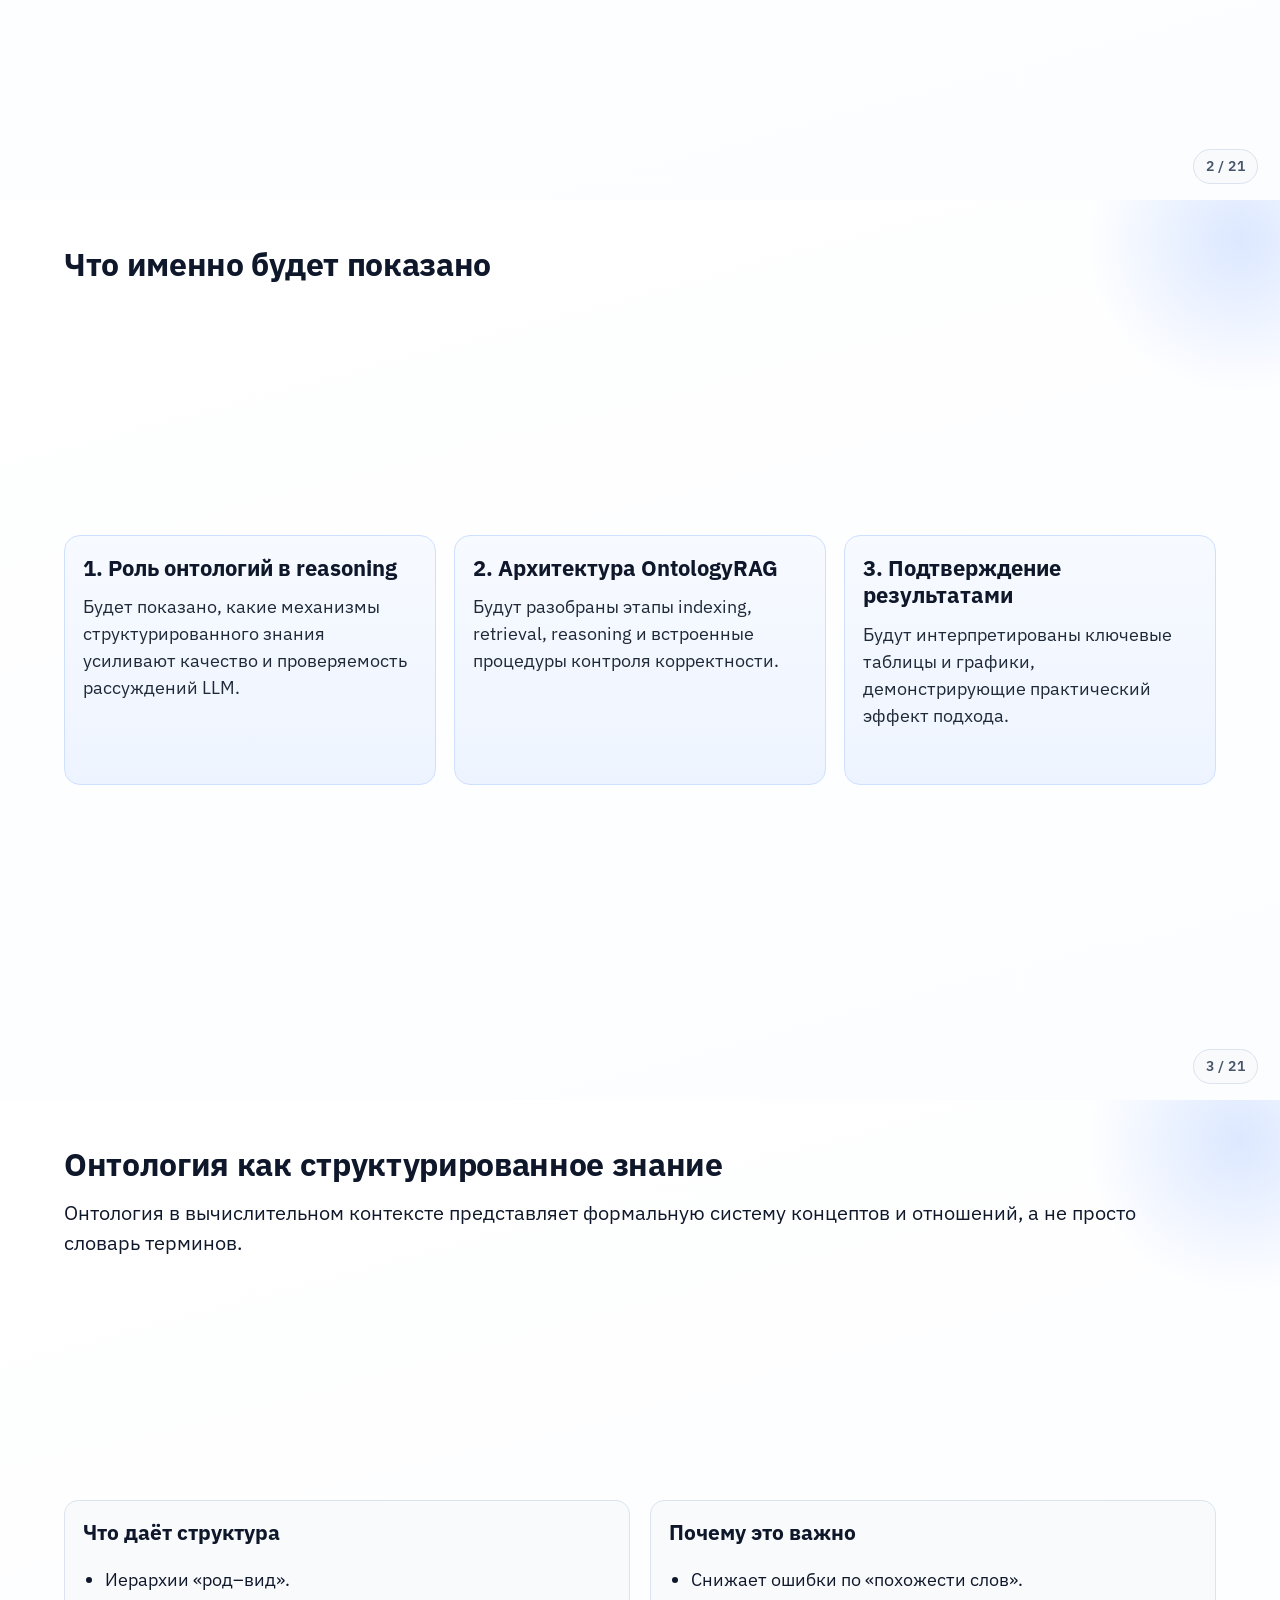
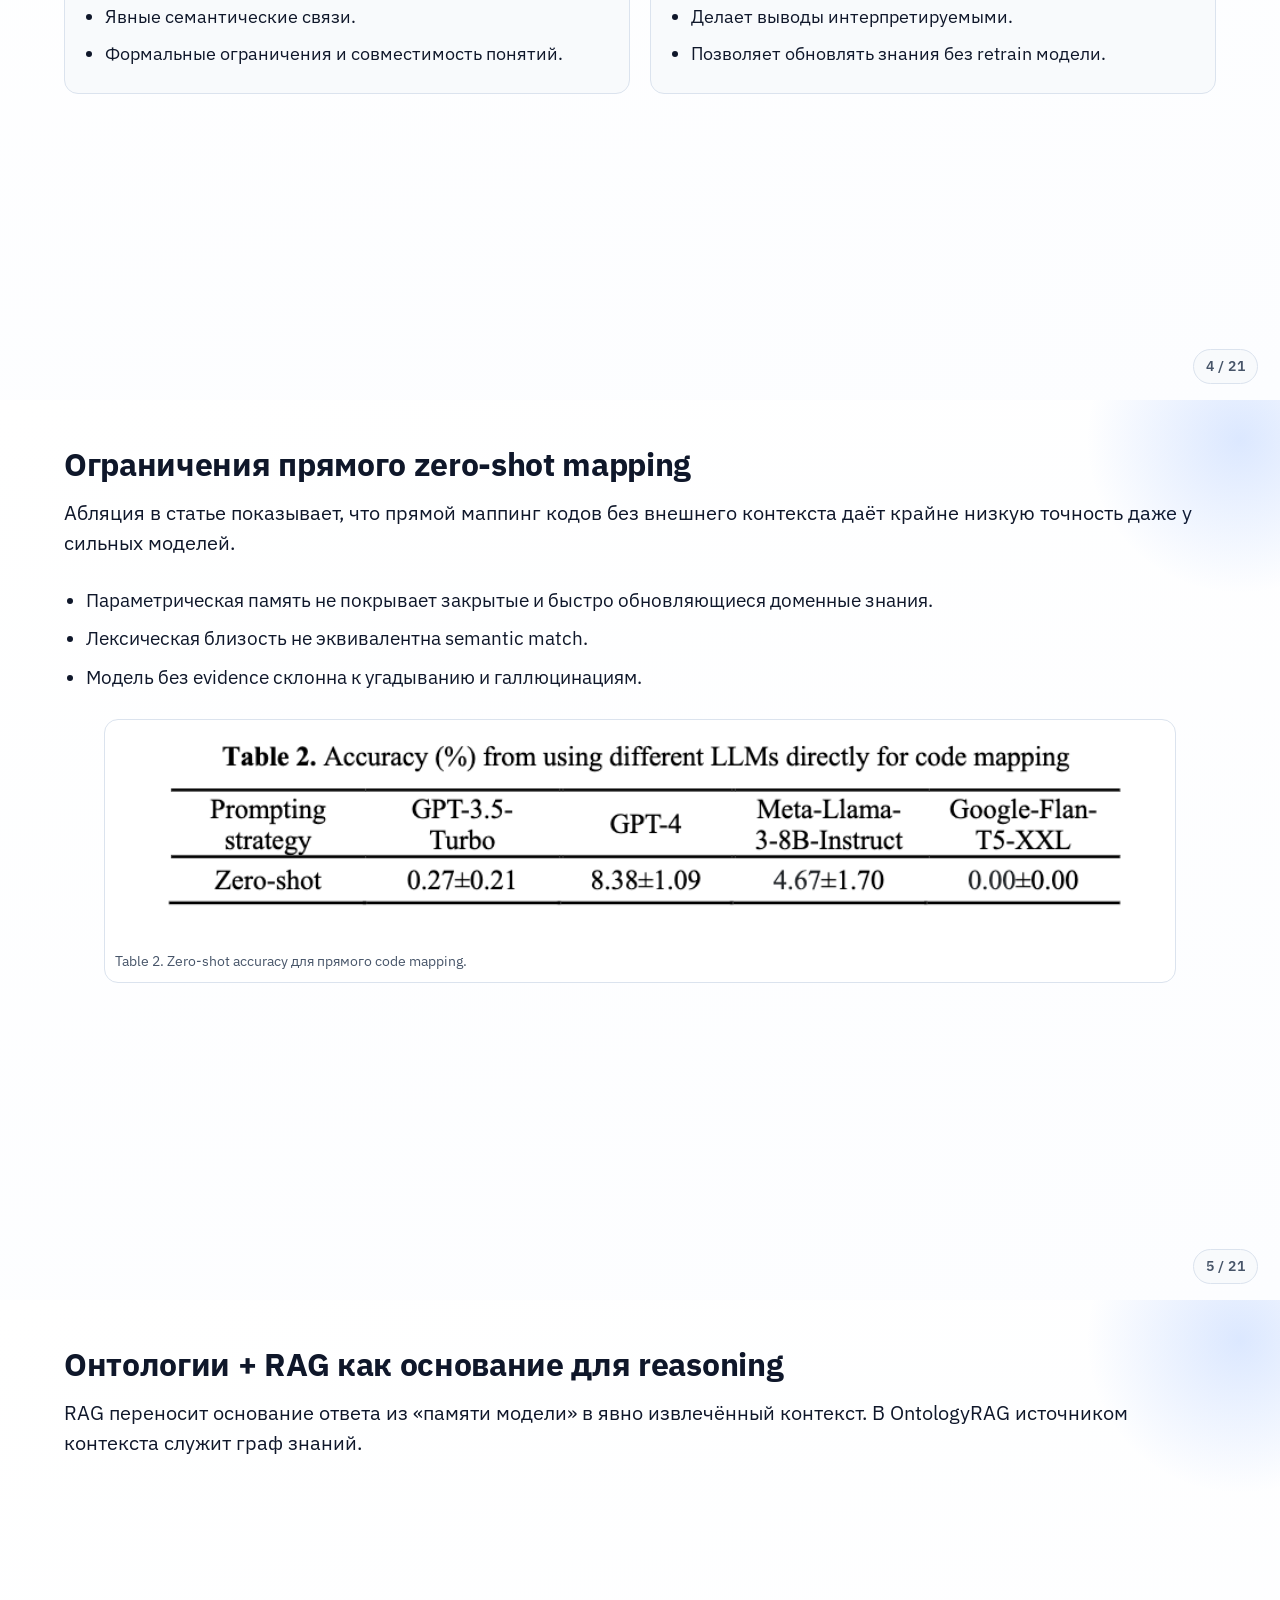
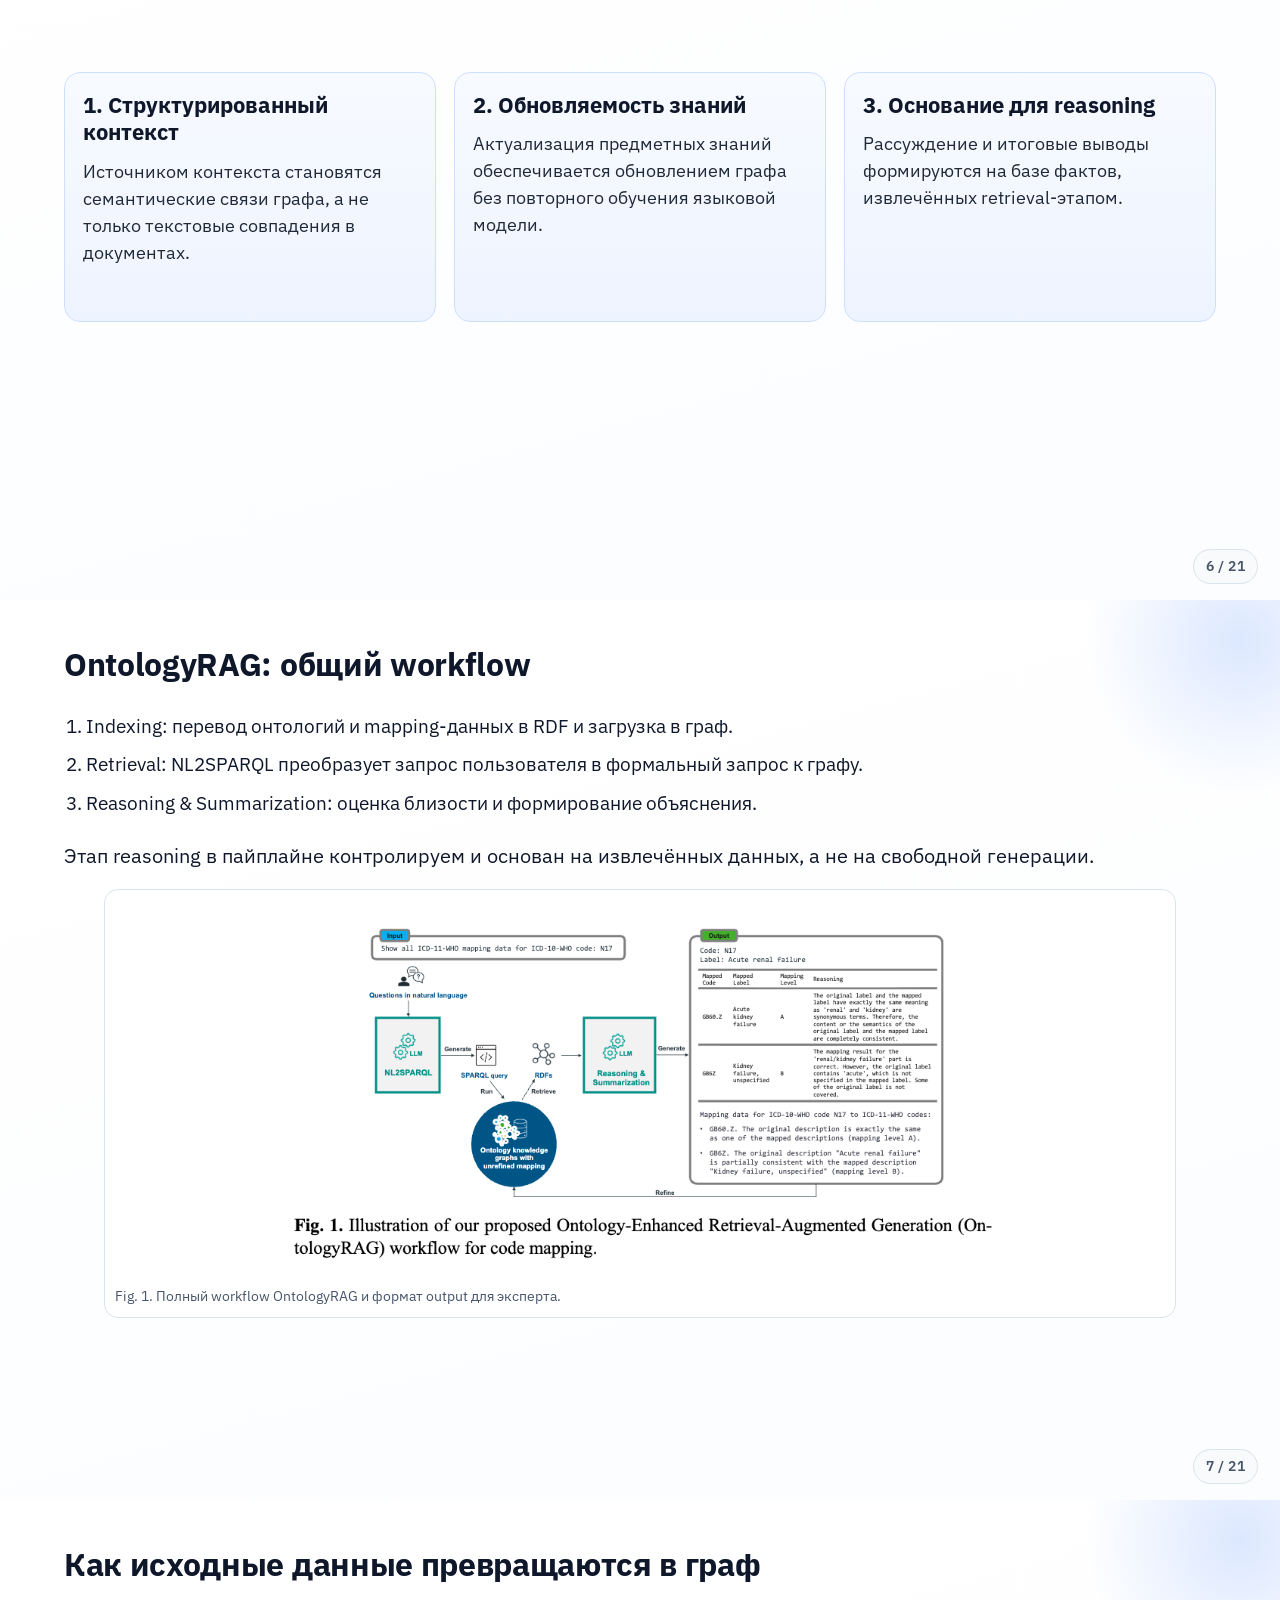
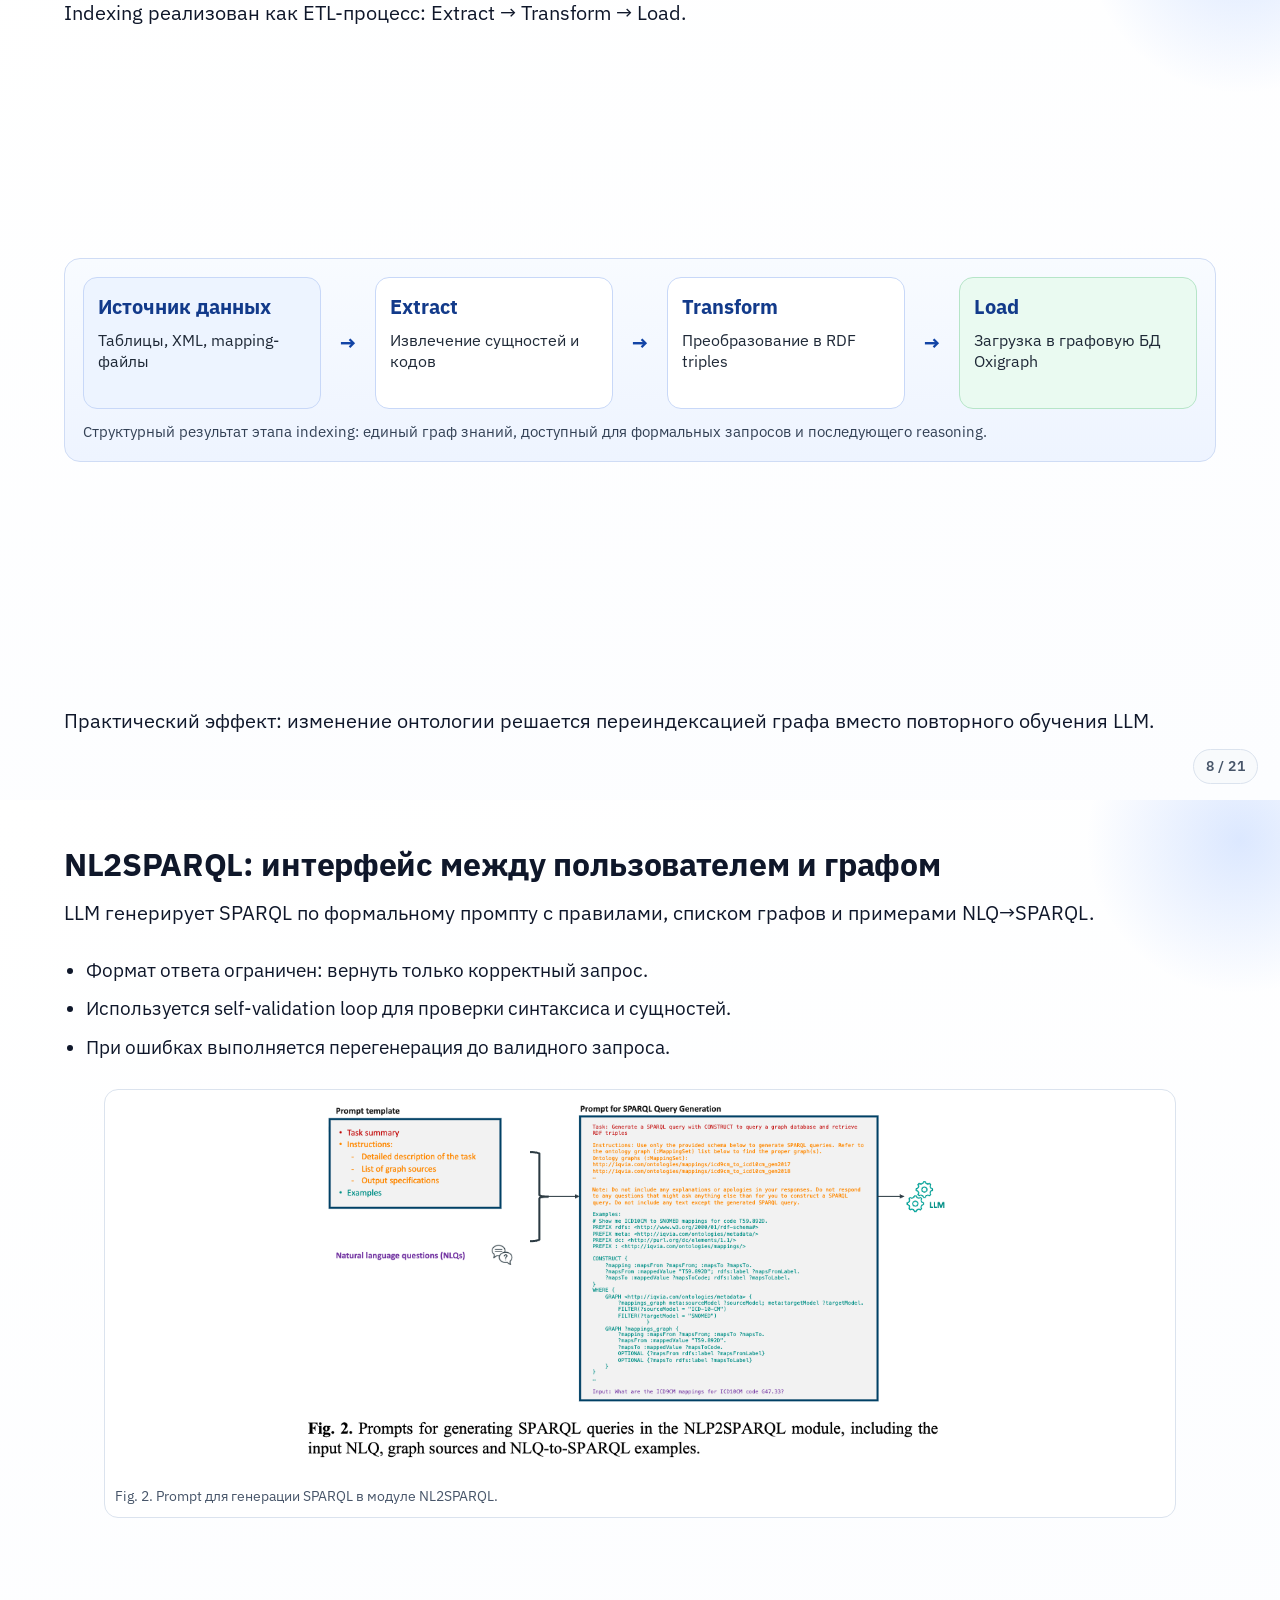
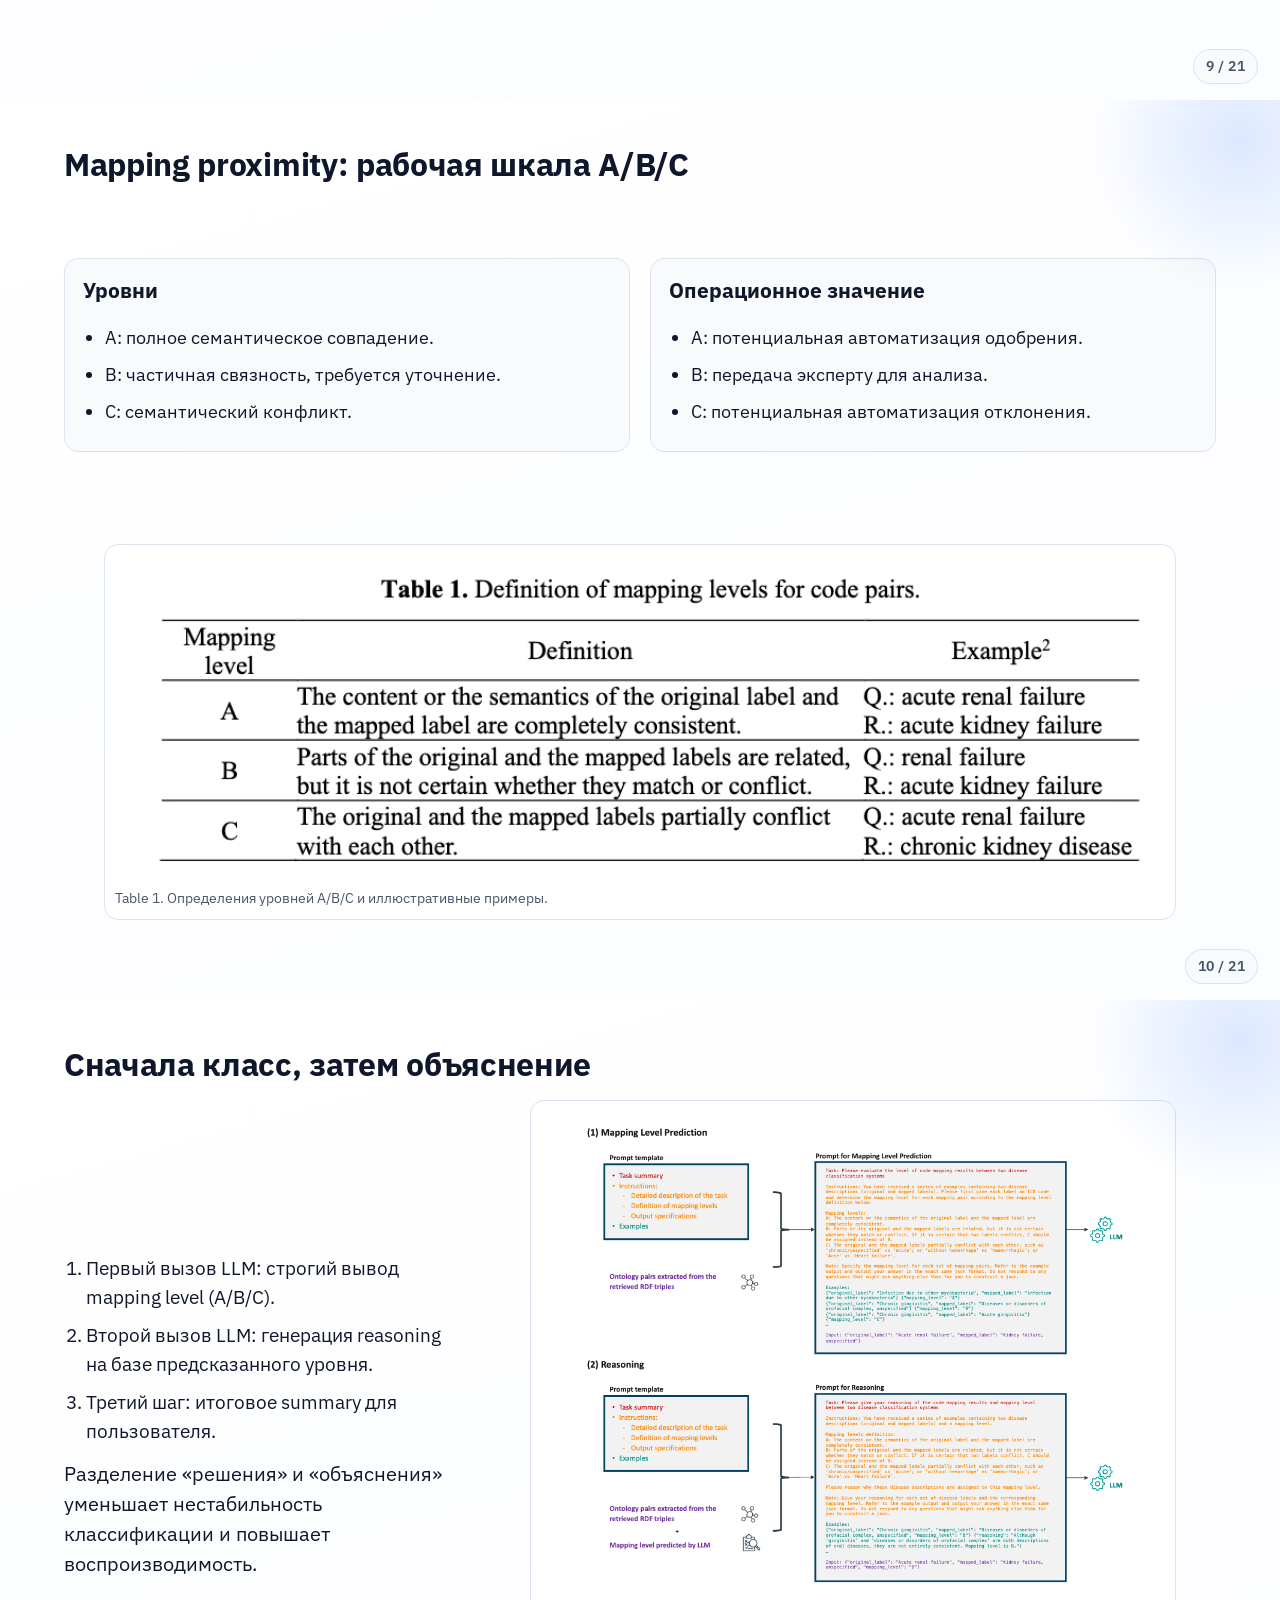
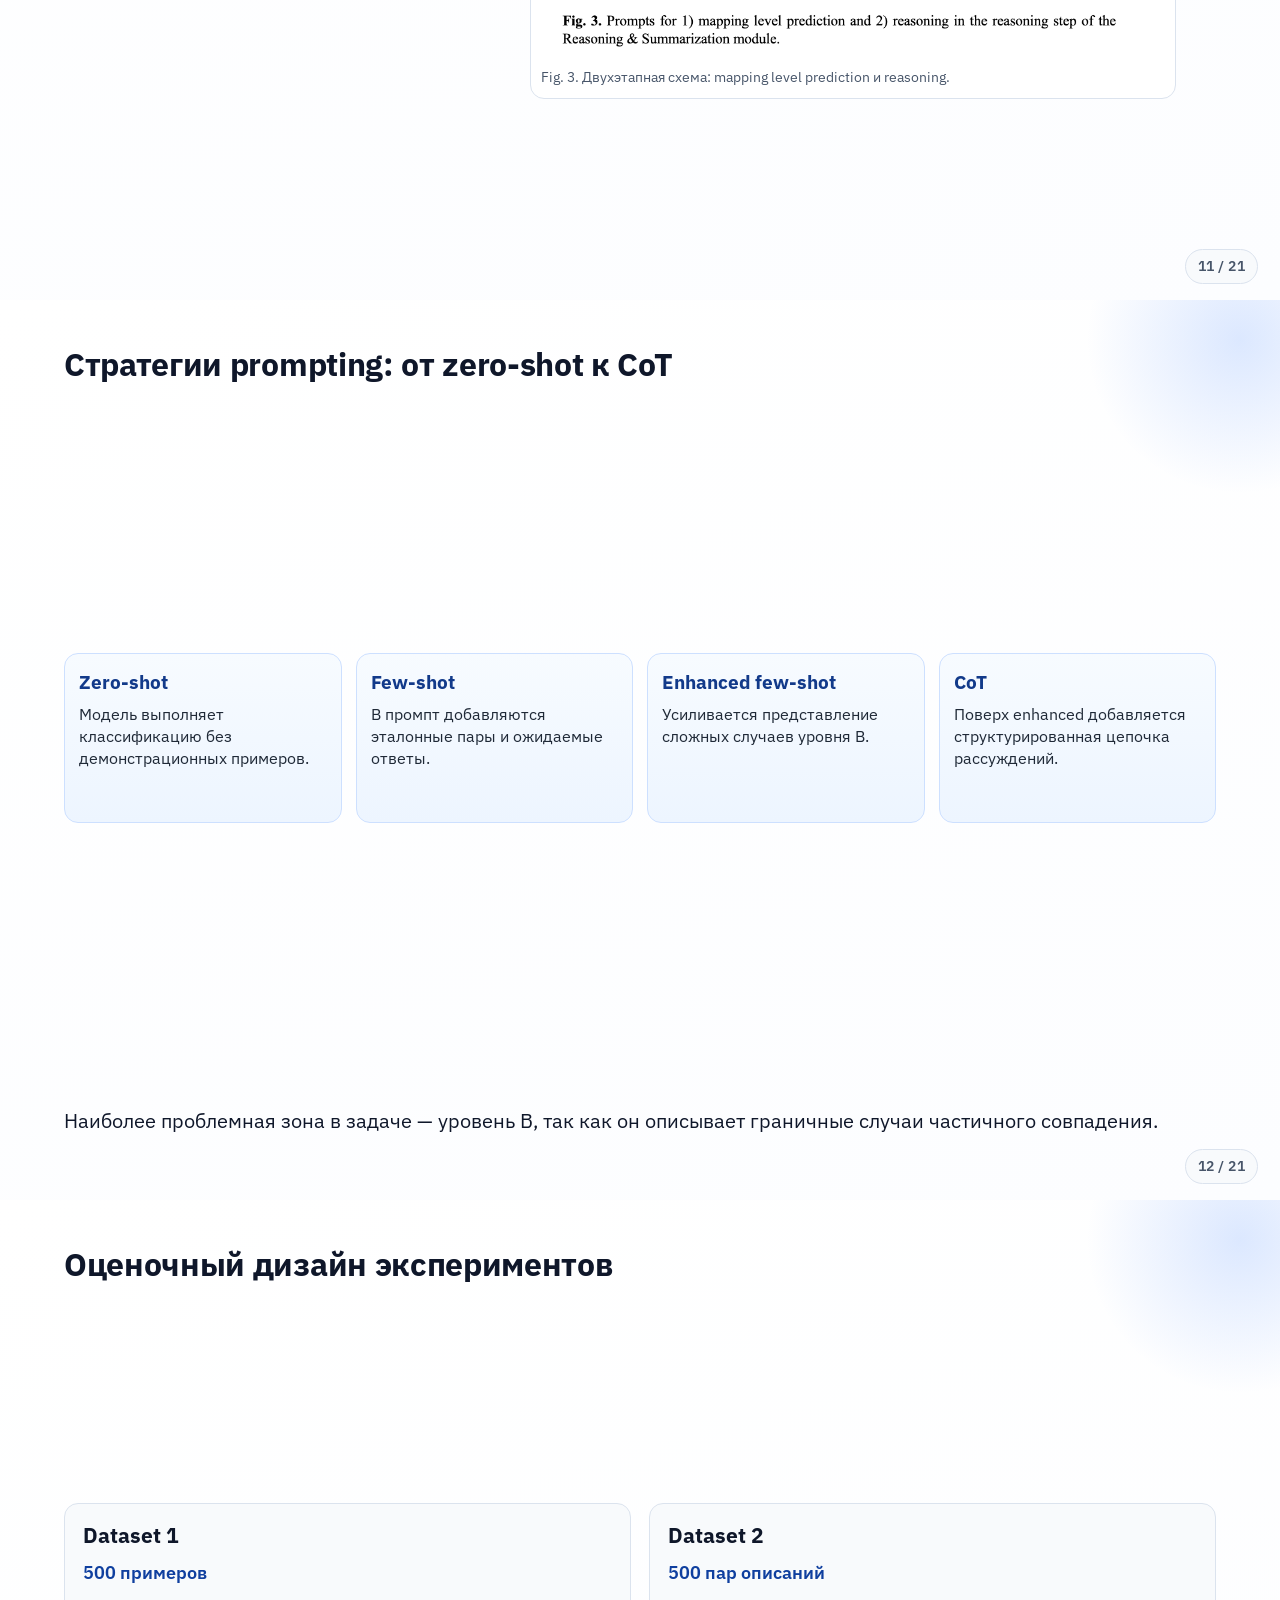
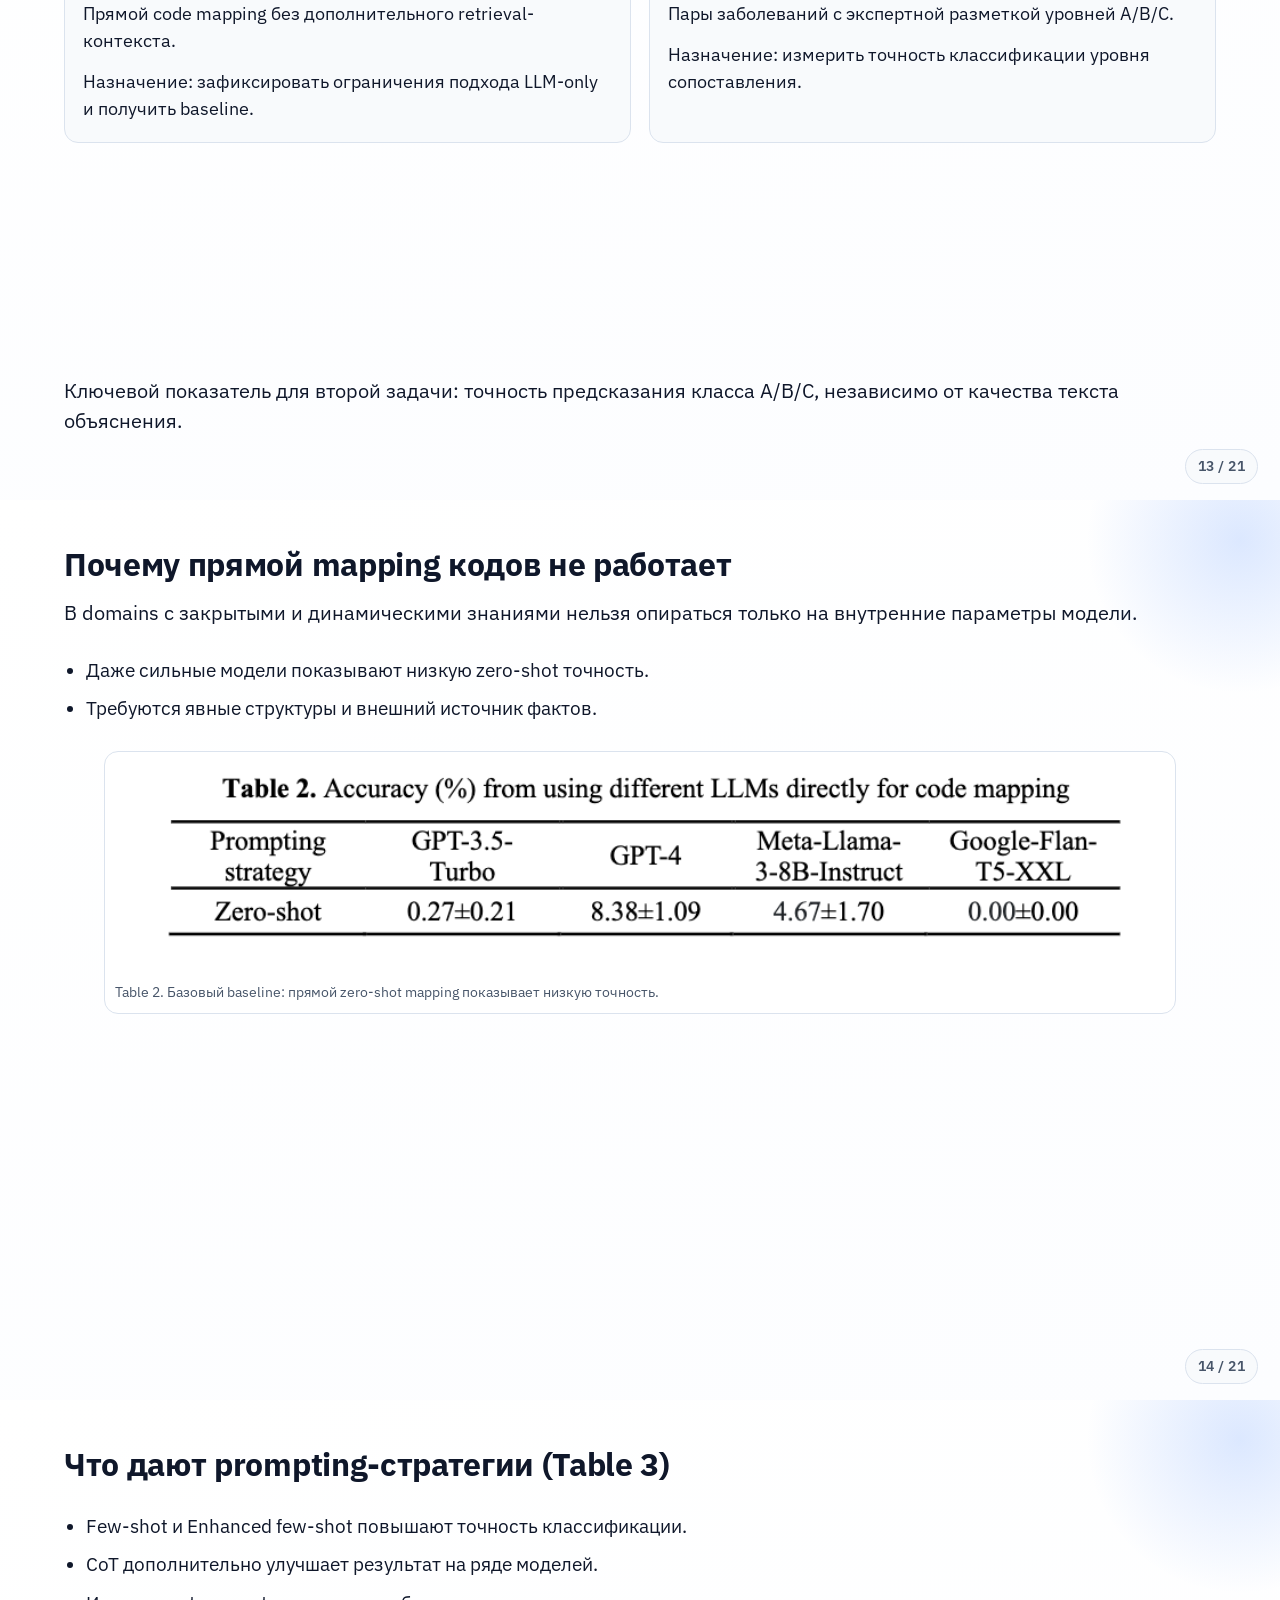
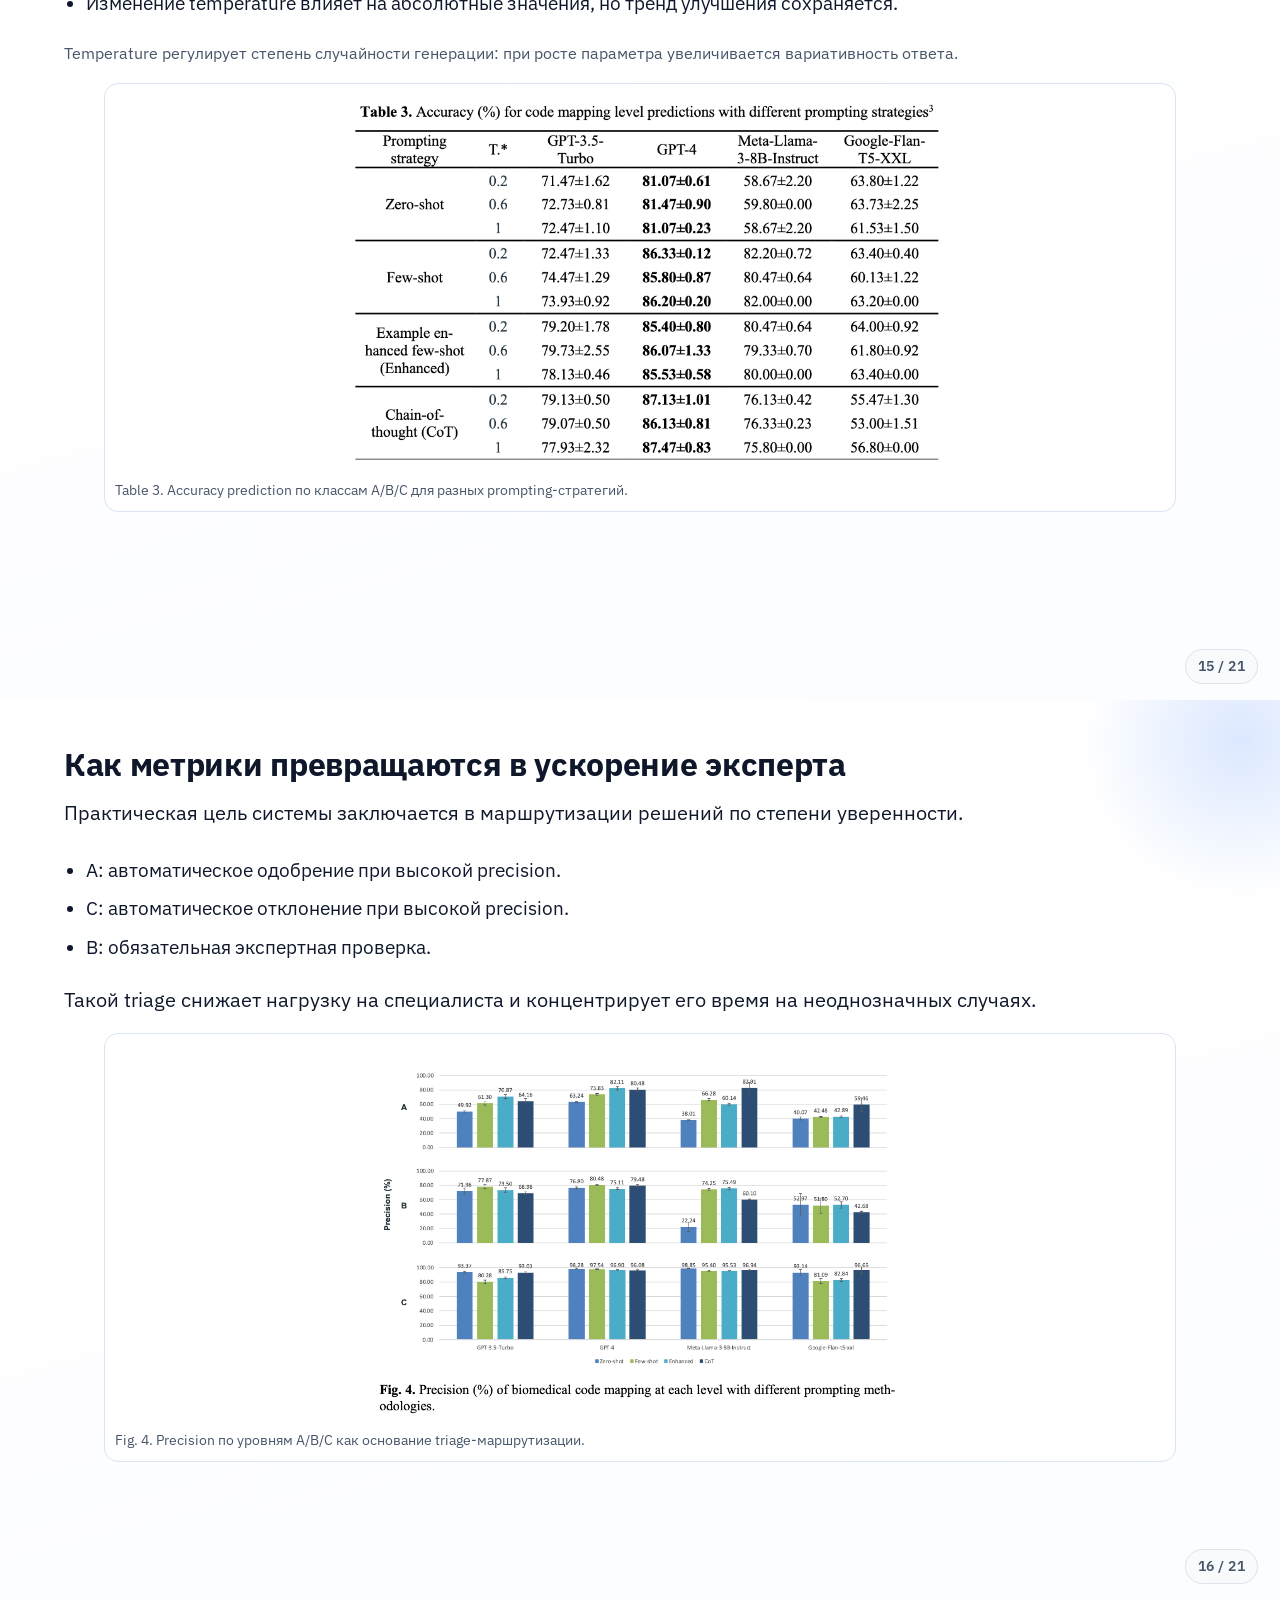
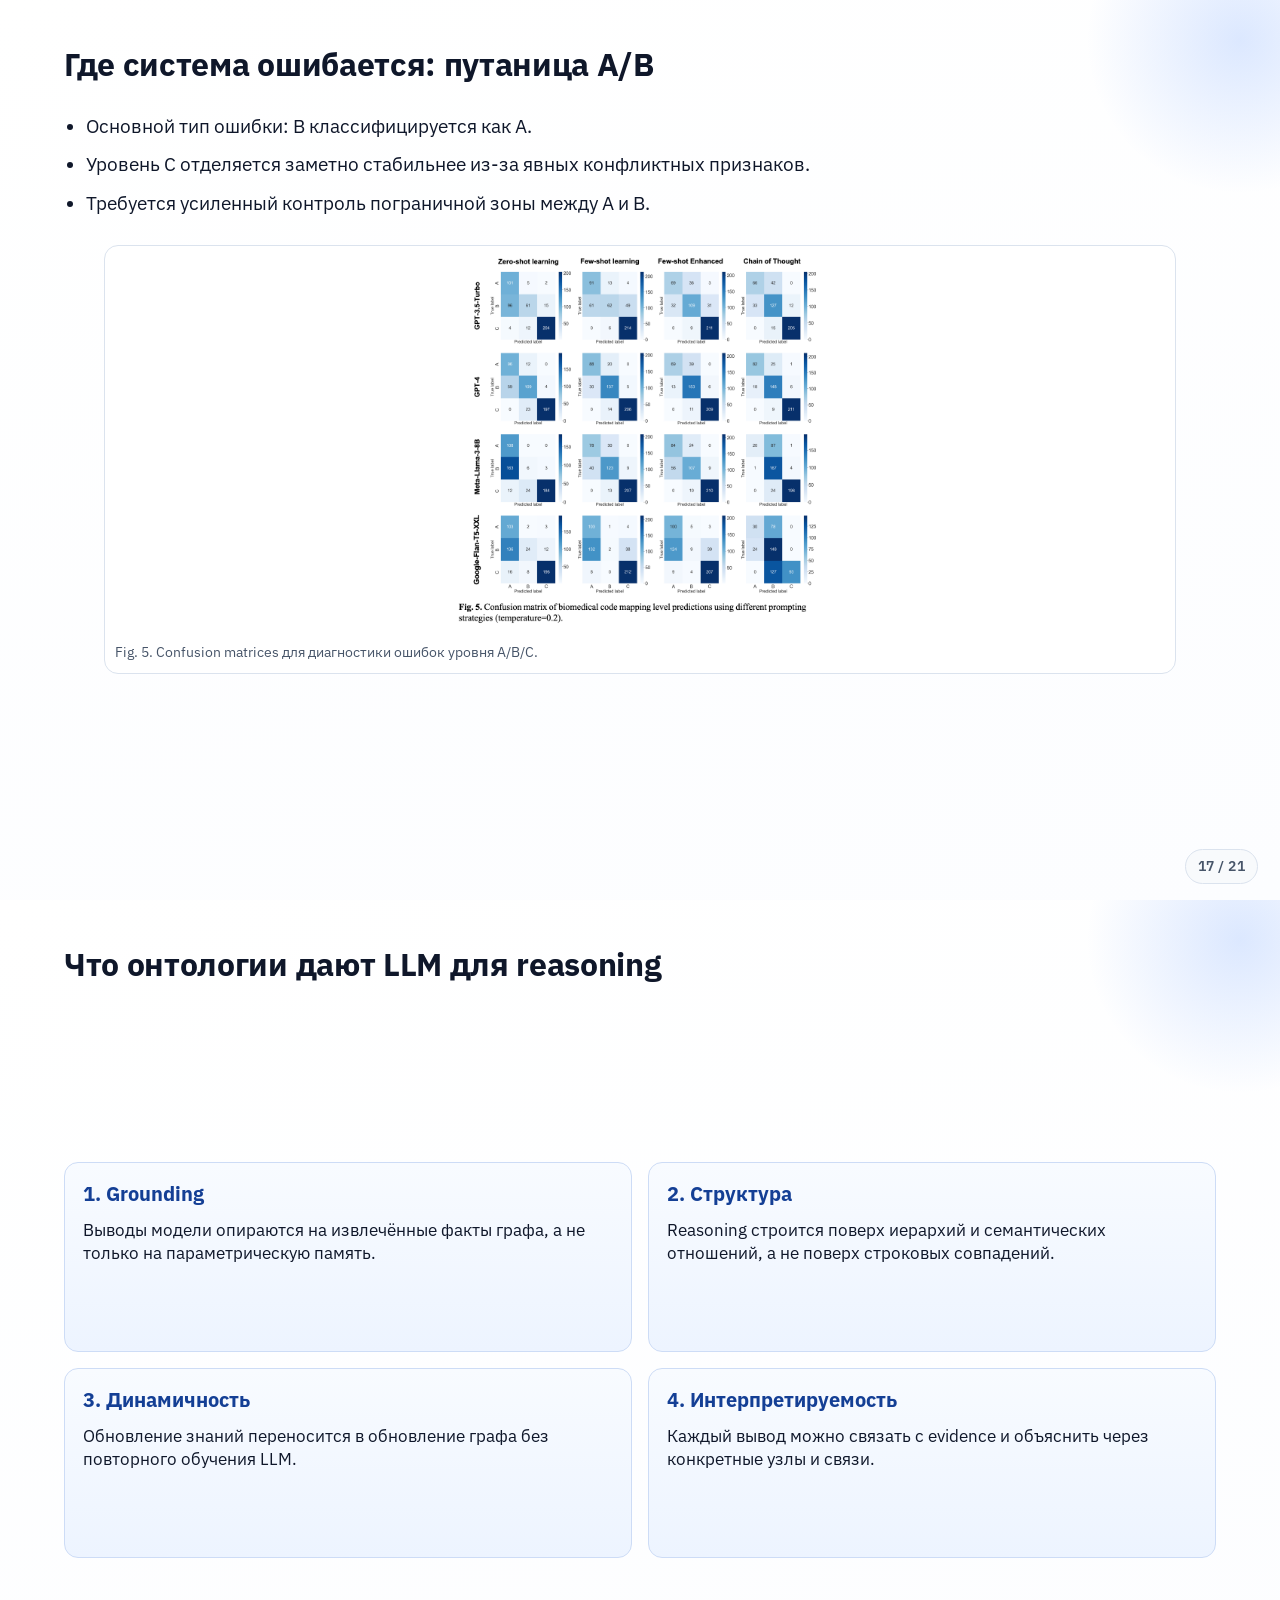
<file: presentation.html>
<!doctype html>
<html lang="ru">
<head>
  <meta charset="utf-8">
  <meta name="viewport" content="width=device-width, initial-scale=1">
  <title>Использование онтологий для reasoning в LLM</title>
  <link rel="preconnect" href="https://fonts.googleapis.com">
  <link rel="preconnect" href="https://fonts.gstatic.com" crossorigin>
  <link href="https://fonts.googleapis.com/css2?family=IBM+Plex+Sans:wght@400;500;600;700&display=swap" rel="stylesheet">
  <link rel="stylesheet" href="presentation.css">
</head>
<body>
  <main class="deck">
    <section class="slide" id="slide-1">
      <span class="section-label">Слайд 1 • Титул</span>
      <h1 class="slide-title">Использование онтологий для reasoning в LLM</h1>
      <p class="slide-subtitle">OntologyRAG: Better and Faster Biomedical Code Mapping with Retrieval-Augmented Generation Leveraging Ontology Knowledge Graphs and Large Language Models</p>
      <div class="meta">
        <span class="meta-chip">Длительность: 30–35 минут + 5 минут Q&A</span>
        <span class="meta-chip">Формат: инженерный разбор статьи</span>
      </div>
      <p class="footer-title">Ключевой тезис</p>
      <p>Интеграция графа знаний с LLM делает рассуждения модели проверяемыми, обновляемыми и полезными для экспертного процесса принятия решений.</p>
    </section>

    <section class="slide" id="slide-2">
      <span class="section-label">Слайд 2 • Мотивация</span>
      <h2>Где reasoning действительно необходим</h2>
      <p>Задача code mapping требует не только поиска похожих строк, но и анализа смысловой эквивалентности между концептами из разных онтологий.</p>
      <ul>
        <li>Необходимо различать полный синоним и неполное совпадение.</li>
        <li>Требуется учитывать признаки типа acute/chronic и unspecified.</li>
        <li>Нужно отделять «лексическую близость» от «семантической эквивалентности».</li>
      </ul>
      <p>Если модель выдаёт только список кандидатов без структуры и обоснования, вся верификация переносится на эксперта.</p>
    </section>

    <section class="slide" id="slide-3">
      <span class="section-label">Слайд 3 • Цель</span>
      <h2>Что именно будет показано</h2>
      <div class="goals-row">
        <article class="goal-block">
          <h3>1. Роль онтологий в reasoning</h3>
          <p>Будет показано, какие механизмы структурированного знания усиливают качество и проверяемость рассуждений LLM.</p>
        </article>
        <article class="goal-block">
          <h3>2. Архитектура OntologyRAG</h3>
          <p>Будут разобраны этапы indexing, retrieval, reasoning и встроенные процедуры контроля корректности.</p>
        </article>
        <article class="goal-block">
          <h3>3. Подтверждение результатами</h3>
          <p>Будут интерпретированы ключевые таблицы и графики, демонстрирующие практический эффект подхода.</p>
        </article>
      </div>
    </section>

    <section class="slide" id="slide-4">
      <span class="section-label">Слайд 4 • Ликбез</span>
      <h2>Онтология как структурированное знание</h2>
      <p>Онтология в вычислительном контексте представляет формальную систему концептов и отношений, а не просто словарь терминов.</p>
      <div class="cols-2">
        <div class="card">
          <h3>Что даёт структура</h3>
          <ul>
            <li>Иерархии «род–вид».</li>
            <li>Явные семантические связи.</li>
            <li>Формальные ограничения и совместимость понятий.</li>
          </ul>
        </div>
        <div class="card">
          <h3>Почему это важно</h3>
          <ul>
            <li>Снижает ошибки по «похожести слов».</li>
            <li>Делает выводы интерпретируемыми.</li>
            <li>Позволяет обновлять знания без retrain модели.</li>
          </ul>
        </div>
      </div>
    </section>

    <section class="slide" id="slide-5">
      <span class="section-label">Слайд 5 • Почему не LLM-only</span>
      <h2>Ограничения прямого zero-shot mapping</h2>
      <p>Абляция в статье показывает, что прямой маппинг кодов без внешнего контекста даёт крайне низкую точность даже у сильных моделей.</p>
      <ul>
        <li>Параметрическая память не покрывает закрытые и быстро обновляющиеся доменные знания.</li>
        <li>Лексическая близость не эквивалентна semantic match.</li>
        <li>Модель без evidence склонна к угадыванию и галлюцинациям.</li>
      </ul>
      <figure class="evidence">
        <img src="assets/table%202.png" alt="Table 2: Accuracy from using different LLMs directly for code mapping">
        <figcaption>Table 2. Zero-shot accuracy для прямого code mapping.</figcaption>
      </figure>
    </section>

    <section class="slide" id="slide-6">
      <span class="section-label">Слайд 6 • Интуиция</span>
      <h2>Онтологии + RAG как основание для reasoning</h2>
      <p>RAG переносит основание ответа из «памяти модели» в явно извлечённый контекст. В OntologyRAG источником контекста служит граф знаний.</p>
      <div class="goals-row">
        <article class="goal-block">
          <h3>1. Структурированный контекст</h3>
          <p>Источником контекста становятся семантические связи графа, а не только текстовые совпадения в документах.</p>
        </article>
        <article class="goal-block">
          <h3>2. Обновляемость знаний</h3>
          <p>Актуализация предметных знаний обеспечивается обновлением графа без повторного обучения языковой модели.</p>
        </article>
        <article class="goal-block">
          <h3>3. Основание для reasoning</h3>
          <p>Рассуждение и итоговые выводы формируются на базе фактов, извлечённых retrieval-этапом.</p>
        </article>
      </div>
    </section>

    <section class="slide" id="slide-7">
      <span class="section-label">Слайд 7 • Архитектура</span>
      <h2>OntologyRAG: общий workflow</h2>
      <ol>
        <li>Indexing: перевод онтологий и mapping-данных в RDF и загрузка в граф.</li>
        <li>Retrieval: NL2SPARQL преобразует запрос пользователя в формальный запрос к графу.</li>
        <li>Reasoning &amp; Summarization: оценка близости и формирование объяснения.</li>
      </ol>
      <p>Этап reasoning в пайплайне контролируем и основан на извлечённых данных, а не на свободной генерации.</p>
      <figure class="evidence">
        <img src="assets/figure%201.png" alt="Figure 1: OntologyRAG workflow for code mapping">
        <figcaption>Fig. 1. Полный workflow OntologyRAG и формат output для эксперта.</figcaption>
      </figure>
    </section>

    <section class="slide" id="slide-8">
      <span class="section-label">Слайд 8 • Indexing</span>
      <h2>Как исходные данные превращаются в граф</h2>
      <p>Indexing реализован как ETL-процесс: Extract → Transform → Load.</p>
      <div class="indexing-diagram" aria-label="Схема ETL процесса indexing">
        <div class="diagram-lane">
          <article class="diagram-node node-source">
            <h3>Источник данных</h3>
            <p>Таблицы, XML, mapping-файлы</p>
          </article>
          <span class="diagram-arrow" aria-hidden="true"></span>
          <article class="diagram-node">
            <h3>Extract</h3>
            <p>Извлечение сущностей и кодов</p>
          </article>
          <span class="diagram-arrow" aria-hidden="true"></span>
          <article class="diagram-node">
            <h3>Transform</h3>
            <p>Преобразование в RDF triples</p>
          </article>
          <span class="diagram-arrow" aria-hidden="true"></span>
          <article class="diagram-node node-target">
            <h3>Load</h3>
            <p>Загрузка в графовую БД Oxigraph</p>
          </article>
        </div>
        <p class="diagram-caption">Структурный результат этапа indexing: единый граф знаний, доступный для формальных запросов и последующего reasoning.</p>
      </div>
      <p>Практический эффект: изменение онтологии решается переиндексацией графа вместо повторного обучения LLM.</p>
    </section>

    <section class="slide" id="slide-9">
      <span class="section-label">Слайд 9 • Retrieval</span>
      <h2>NL2SPARQL: интерфейс между пользователем и графом</h2>
      <p>LLM генерирует SPARQL по формальному промпту с правилами, списком графов и примерами NLQ→SPARQL.</p>
      <ul>
        <li>Формат ответа ограничен: вернуть только корректный запрос.</li>
        <li>Используется self-validation loop для проверки синтаксиса и сущностей.</li>
        <li>При ошибках выполняется перегенерация до валидного запроса.</li>
      </ul>
      <figure class="evidence">
        <img src="assets/figure%202.png" alt="Figure 2: Prompts for NL2SPARQL query generation">
        <figcaption>Fig. 2. Prompt для генерации SPARQL в модуле NL2SPARQL.</figcaption>
      </figure>
    </section>

    <section class="slide" id="slide-10">
      <span class="section-label">Слайд 10 • Reasoning</span>
      <h2>Mapping proximity: рабочая шкала A/B/C</h2>
      <div class="cols-2">
        <div class="card">
          <h3>Уровни</h3>
          <ul>
            <li>A: полное семантическое совпадение.</li>
            <li>B: частичная связность, требуется уточнение.</li>
            <li>C: семантический конфликт.</li>
          </ul>
        </div>
        <div class="card">
          <h3>Операционное значение</h3>
          <ul>
            <li>A: потенциальная автоматизация одобрения.</li>
            <li>B: передача эксперту для анализа.</li>
            <li>C: потенциальная автоматизация отклонения.</li>
          </ul>
        </div>
      </div>
      <figure class="evidence">
        <img src="assets/table%201.png" alt="Table 1: Definition of mapping levels A B C for code pairs">
        <figcaption>Table 1. Определения уровней A/B/C и иллюстративные примеры.</figcaption>
      </figure>
    </section>

    <section class="slide" id="slide-11">
      <span class="section-label">Слайд 11 • Декомпозиция</span>
      <h2>Сначала класс, затем объяснение</h2>
      <div class="slide-11-layout">
        <div class="slide-11-text">
          <ol>
            <li>Первый вызов LLM: строгий вывод mapping level (A/B/C).</li>
            <li>Второй вызов LLM: генерация reasoning на базе предсказанного уровня.</li>
            <li>Третий шаг: итоговое summary для пользователя.</li>
          </ol>
          <p>Разделение «решения» и «объяснения» уменьшает нестабильность классификации и повышает воспроизводимость.</p>
        </div>
        <figure class="evidence slide-11-figure">
          <img src="assets/figure%203.png" alt="Figure 3: Prompts for mapping level prediction and reasoning">
          <figcaption>Fig. 3. Двухэтапная схема: mapping level prediction и reasoning.</figcaption>
        </figure>
      </div>
    </section>

    <section class="slide" id="slide-12">
      <span class="section-label">Слайд 12 • Prompting</span>
      <h2>Стратегии prompting: от zero-shot к CoT</h2>
      <div class="strategies-row">
        <article class="strategy-block">
          <h3>Zero-shot</h3>
          <p>Модель выполняет классификацию без демонстрационных примеров.</p>
        </article>
        <article class="strategy-block">
          <h3>Few-shot</h3>
          <p>В промпт добавляются эталонные пары и ожидаемые ответы.</p>
        </article>
        <article class="strategy-block">
          <h3>Enhanced few-shot</h3>
          <p>Усиливается представление сложных случаев уровня B.</p>
        </article>
        <article class="strategy-block">
          <h3>CoT</h3>
          <p>Поверх enhanced добавляется структурированная цепочка рассуждений.</p>
        </article>
      </div>
      <p>Наиболее проблемная зона в задаче — уровень B, так как он описывает граничные случаи частичного совпадения.</p>
    </section>

    <section class="slide" id="slide-13">
      <span class="section-label">Слайд 13 • Данные</span>
      <h2>Оценочный дизайн экспериментов</h2>
      <div class="compare-grid">
        <article class="card compare-card">
          <h3>Dataset 1</h3>
          <p class="compare-meta">500 примеров</p>
          <p>Прямой code mapping без дополнительного retrieval-контекста.</p>
          <p>Назначение: зафиксировать ограничения подхода LLM-only и получить baseline.</p>
        </article>
        <article class="card compare-card">
          <h3>Dataset 2</h3>
          <p class="compare-meta">500 пар описаний</p>
          <p>Пары заболеваний с экспертной разметкой уровней A/B/C.</p>
          <p>Назначение: измерить точность классификации уровня сопоставления.</p>
        </article>
      </div>
      <p>Ключевой показатель для второй задачи: точность предсказания класса A/B/C, независимо от качества текста объяснения.</p>
    </section>

    <section class="slide" id="slide-14">
      <span class="section-label">Слайд 14 • Базовая точка</span>
      <h2>Почему прямой mapping кодов не работает</h2>
      <p>В domains с закрытыми и динамическими знаниями нельзя опираться только на внутренние параметры модели.</p>
      <ul>
        <li>Даже сильные модели показывают низкую zero-shot точность.</li>
        <li>Требуются явные структуры и внешний источник фактов.</li>
      </ul>
      <figure class="evidence">
        <img src="assets/table%202.png" alt="Table 2: Baseline zero-shot code mapping accuracy">
        <figcaption>Table 2. Базовый baseline: прямой zero-shot mapping показывает низкую точность.</figcaption>
      </figure>
    </section>

    <section class="slide" id="slide-15">
      <span class="section-label">Слайд 15 • Accuracy</span>
      <h2>Что дают prompting-стратегии (Table 3)</h2>
      <ul>
        <li>Few-shot и Enhanced few-shot повышают точность классификации.</li>
        <li>CoT дополнительно улучшает результат на ряде моделей.</li>
        <li>Изменение temperature влияет на абсолютные значения, но тренд улучшения сохраняется.</li>
      </ul>
      <p class="note">Temperature регулирует степень случайности генерации: при росте параметра увеличивается вариативность ответа.</p>
      <figure class="evidence">
        <img src="assets/table%203.png" alt="Table 3: Accuracy of code mapping level predictions for prompting strategies">
        <figcaption>Table 3. Accuracy prediction по классам A/B/C для разных prompting-стратегий.</figcaption>
      </figure>
    </section>

    <section class="slide" id="slide-16">
      <span class="section-label">Слайд 16 • Precision</span>
      <h2>Как метрики превращаются в ускорение эксперта</h2>
      <p>Практическая цель системы заключается в маршрутизации решений по степени уверенности.</p>
      <ul>
        <li>A: автоматическое одобрение при высокой precision.</li>
        <li>C: автоматическое отклонение при высокой precision.</li>
        <li>B: обязательная экспертная проверка.</li>
      </ul>
      <p>Такой triage снижает нагрузку на специалиста и концентрирует его время на неоднозначных случаях.</p>
      <figure class="evidence">
        <img src="assets/figure%204.png" alt="Figure 4: Precision by level for different models and prompting methods">
        <figcaption>Fig. 4. Precision по уровням A/B/C как основание triage-маршрутизации.</figcaption>
      </figure>
    </section>

    <section class="slide" id="slide-17">
      <span class="section-label">Слайд 17 • Ошибки</span>
      <h2>Где система ошибается: путаница A/B</h2>
      <ul>
        <li>Основной тип ошибки: B классифицируется как A.</li>
        <li>Уровень C отделяется заметно стабильнее из-за явных конфликтных признаков.</li>
        <li>Требуется усиленный контроль пограничной зоны между A и B.</li>
      </ul>
      <figure class="evidence">
        <img src="assets/figure%205.png" alt="Figure 5: Confusion matrices for mapping level predictions">
        <figcaption>Fig. 5. Confusion matrices для диагностики ошибок уровня A/B/C.</figcaption>
      </figure>
    </section>

    <section class="slide" id="slide-18">
      <span class="section-label">Слайд 18 • Главный ответ</span>
      <h2>Что онтологии дают LLM для reasoning</h2>
      <div class="value-grid">
        <article class="card value-card">
          <h3>1. Grounding</h3>
          <p>Выводы модели опираются на извлечённые факты графа, а не только на параметрическую память.</p>
        </article>
        <article class="card value-card">
          <h3>2. Структура</h3>
          <p>Reasoning строится поверх иерархий и семантических отношений, а не поверх строковых совпадений.</p>
        </article>
        <article class="card value-card">
          <h3>3. Динамичность</h3>
          <p>Обновление знаний переносится в обновление графа без повторного обучения LLM.</p>
        </article>
        <article class="card value-card">
          <h3>4. Интерпретируемость</h3>
          <p>Каждый вывод можно связать с evidence и объяснить через конкретные узлы и связи.</p>
        </article>
      </div>
    </section>

    <section class="slide" id="slide-19">
      <span class="section-label">Слайд 19 • Ограничения</span>
      <h2>Ограничения и риски подхода</h2>
      <div class="risk-grid">
        <article class="card risk-card">
          <h3>Доступность данных</h3>
          <p>Данные и онтологии нередко являются проприетарными, что ограничивает масштаб и переносимость решения.</p>
        </article>
        <article class="card risk-card">
          <h3>Зависимость retrieval</h3>
          <p>Качество NL2SPARQL напрямую зависит от корректности схемы, примеров и дисциплины валидации запросов.</p>
        </article>
        <article class="card risk-card">
          <h3>Иллюзия достоверности</h3>
          <p>Качественное текстовое объяснение не гарантирует истинность вывода без проверки фактического evidence.</p>
        </article>
      </div>
      <p class="risk-note">Следствие для внедрения: обязателен human-in-the-loop, где система ускоряет анализ, но финальное решение остаётся за экспертом.</p>
    </section>

    <section class="slide" id="slide-20">
      <span class="section-label">Слайд 20 • Обобщение</span>
      <h2>Как переносить архитектуру в другие домены</h2>
      <div class="cols-2">
        <div class="card">
          <h3>Где применимо</h3>
          <ul>
            <li>Каталоги и мастер-данные.</li>
            <li>Системы compliance и регуляторные контуры.</li>
            <li>Отраслевые классификаторы и стандарты.</li>
          </ul>
        </div>
        <div class="card">
          <h3>Переиспользуемые принципы</h3>
          <ul>
            <li>KG как единый источник истины.</li>
            <li>NL → formal query как интерфейс доступа.</li>
            <li>A/B/C triage для распределения нагрузки.</li>
          </ul>
        </div>
      </div>
    </section>

    <section class="slide" id="slide-21">
      <span class="section-label">Слайд 21 • Заключение</span>
      <h2>Ключевые выводы доклада</h2>
      <div class="summary-grid">
        <article class="card summary-card">
          <h3>1. Ограничение LLM-only</h3>
          <p>Изолированная модель недостаточна для надёжного semantic mapping в сложных доменах.</p>
        </article>
        <article class="card summary-card">
          <h3>2. Проверяемость вывода</h3>
          <p>Интеграция KG + RAG обеспечивает внешнее обоснование и повышает прозрачность reasoning.</p>
        </article>
        <article class="card summary-card">
          <h3>3. Практика обновлений</h3>
          <p>Актуализация знаний решается обновлением графа, а не постоянным retrain модели.</p>
        </article>
        <article class="card summary-card">
          <h3>4. Прикладной эффект</h3>
          <p>Основной выигрыш достигается за счёт triage A/B/C и концентрации эксперта на сложных случаях.</p>
        </article>
      </div>
      <p class="footer-title">Вопросы?</p>
    </section>

    <section class="slide" id="slide-22">
      <span class="section-label">Слайд 22 • Backup</span>
      <h2>Демонстрационный пример output</h2>
      <p>Показать итоговый формат ответа для эксперта:</p>
      <ul>
        <li>список кандидатов сопоставления;</li>
        <li>уровень близости A/B/C;</li>
        <li>краткое reasoning и финальное summary.</li>
      </ul>
      <p>Такой формат ближе к реальному процессу, чем вывод «топ-5 похожих строк» без структуры.</p>
      <figure class="evidence">
        <img src="assets/figure%201.png" alt="Figure 1: Output example for expert workflow">
        <figcaption>Fig. 1 (output-часть). Резервный демонстрационный пример перед Q&amp;A.</figcaption>
      </figure>
    </section>
  </main>
  <script>
    (function () {
      const slides = Array.from(document.querySelectorAll('.slide'));
      if (!slides.length) return;

      const indexBySlide = new Map(slides.map((slide, index) => [slide, index]));
      let activeIndex = 0;

      const observer = new IntersectionObserver(
        (entries) => {
          entries
            .filter((entry) => entry.isIntersecting)
            .sort((a, b) => b.intersectionRatio - a.intersectionRatio)
            .forEach((entry) => {
              const index = indexBySlide.get(entry.target);
              if (typeof index === 'number') {
                activeIndex = index;
              }
            });
        },
        { threshold: [0.55, 0.8] }
      );

      slides.forEach((slide) => observer.observe(slide));

      function goToSlide(index) {
        const clamped = Math.max(0, Math.min(slides.length - 1, index));
        activeIndex = clamped;
        slides[clamped].scrollIntoView({ behavior: 'smooth', block: 'start' });
      }

      document.addEventListener('keydown', (event) => {
        if (event.defaultPrevented) return;
        if (event.metaKey || event.ctrlKey || event.altKey) return;

        const key = event.key;
        if (key === 'ArrowRight' || key === 'ArrowDown' || key === 'PageDown') {
          event.preventDefault();
          goToSlide(activeIndex + 1);
        } else if (key === 'ArrowLeft' || key === 'ArrowUp' || key === 'PageUp') {
          event.preventDefault();
          goToSlide(activeIndex - 1);
        } else if (key === 'Home') {
          event.preventDefault();
          goToSlide(0);
        } else if (key === 'End') {
          event.preventDefault();
          goToSlide(slides.length - 1);
        }
      });
    })();
  </script>
</body>
</html>
</file>
<file: presentation.css>
:root {
    --bg: #f3f5f8;
    --surface: #ffffff;
    --surface-soft: #f8fafc;
    --text: #0f172a;
    --muted: #475569;
    --accent: #0b5fff;
    --accent-soft: #dbeafe;
    --border: #dbe3ee;
    --shadow: 0 18px 48px rgba(15, 23, 42, 0.08);
    --radius: 18px;
}

* {
    box-sizing: border-box;
}

html,
body {
    width: 100%;
    height: 100%;
    margin: 0;
    padding: 0;
    background: radial-gradient(circle at top right, #e7eefc 0%, #f3f5f8 42%, #eef2f7 100%);
    color: var(--text);
    font-family: "IBM Plex Sans", "Segoe UI", "Helvetica Neue", Arial, sans-serif;
    line-height: 1.5;
}

body {
    counter-reset: slide;
    overflow-y: auto;
    scroll-snap-type: y mandatory;
}

.deck {
    width: 100vw;
    margin: 0;
    display: block;
}

.slide {
    position: relative;
    background: linear-gradient(165deg, var(--surface) 0%, #fcfdff 100%);
    border: none;
    border-radius: 0;
    padding: clamp(26px, 3.8vw, 46px) clamp(24px, 5vw, 72px) 64px;
    width: 100vw;
    min-height: 100vh;
    box-shadow: none;
    counter-increment: slide;
    overflow: hidden;
    scroll-snap-align: start;
    scroll-snap-stop: always;
    display: flex;
    flex-direction: column;
}

.slide::before {
    content: "";
    position: absolute;
    right: -120px;
    top: -120px;
    width: 320px;
    height: 320px;
    background: radial-gradient(circle, rgba(11, 95, 255, 0.14) 0%, rgba(11, 95, 255, 0) 68%);
    pointer-events: none;
}

.slide::after {
    content: counter(slide) " / 21";
    position: absolute;
    right: 22px;
    bottom: 16px;
    font-size: 14px;
    font-weight: 600;
    color: var(--muted);
    letter-spacing: 0.03em;
    background: var(--surface-soft);
    border: 1px solid var(--border);
    border-radius: 999px;
    padding: 6px 12px;
}

.evidence {
    margin-top: 18px;
    border: 1px solid var(--border);
    border-radius: 14px;
    background: #fff;
    padding: 10px;
}

.evidence img {
    display: block;
    width: 100%;
    max-height: 42vh;
    object-fit: contain;
    border-radius: 10px;
}

.evidence figcaption {
    margin-top: 8px;
    color: var(--muted);
    font-size: 14px;
}

.slide-title {
    margin: 0;
    font-size: clamp(30px, 3.2vw, 44px);
    line-height: 1.12;
    letter-spacing: -0.02em;
}

.slide-subtitle {
    margin: 14px 0 0;
    color: var(--muted);
    font-size: 21px;
    line-height: 1.35;
}

.meta {
    margin-top: 20px;
    display: flex;
    gap: 14px;
    flex-wrap: wrap;
}

.meta-chip {
    font-size: 14px;
    color: #1e3a8a;
    background: var(--accent-soft);
    border: 1px solid #bfdbfe;
    border-radius: 999px;
    padding: 6px 12px;
    font-weight: 600;
}

.authors-block {
    margin-top: 16px;
    display: inline-flex;
    flex-direction: column;
    gap: 4px;
    padding: 12px 16px;
    border-radius: 14px;
    border: 1px solid #cfe0ff;
    background: linear-gradient(180deg, #f7fbff 0%, #edf5ff 100%);
}

.authors-title {
    margin: 0;
    font-size: 14px;
    font-weight: 700;
    letter-spacing: 0.05em;
    text-transform: uppercase;
    color: #1f3f8f;
}

.author-name {
    margin: 0;
    font-size: 20px;
    font-weight: 600;
    color: #0f172a;
}

.section-label {
    display: none;
    margin-bottom: 14px;
    font-size: 13px;
    font-weight: 700;
    letter-spacing: 0.08em;
    text-transform: uppercase;
    color: #1d4ed8;
    background: #e0eaff;
    border: 1px solid #c7dbff;
    border-radius: 999px;
    padding: 5px 11px;
}

h2 {
    margin: 0;
    font-size: clamp(26px, 2.5vw, 36px);
    line-height: 1.18;
    letter-spacing: -0.01em;
}

h3 {
    margin: 0;
    font-size: 21px;
}

p {
    margin: 14px 0 0;
    font-size: 20px;
}

ul,
ol {
    margin: 18px 0 0;
    padding-left: 22px;
}

li {
    margin: 10px 0;
    font-size: 19px;
}

.cols-2 {
    margin-block: auto;
    display: grid;
    grid-template-columns: repeat(2, minmax(0, 1fr));
    gap: 20px;
}

.card {
    background: var(--surface-soft);
    border: 1px solid var(--border);
    border-radius: 14px;
    padding: 16px 18px;
}

.card p,
.card li {
    font-size: 18px;
}

.goals-row {
    margin-block: auto;
    display: grid;
    grid-template-columns: repeat(3, minmax(0, 1fr));
    gap: 18px;
}

.goal-block {
    background: linear-gradient(180deg, #f7faff 0%, #eef4ff 100%);
    border: 1px solid #cfe0ff;
    border-radius: 16px;
    padding: 18px;
    min-height: 250px;
}

.goal-block h3 {
    font-size: 22px;
    line-height: 1.25;
}

.goal-block p {
    margin-top: 12px;
    font-size: 18px;
    color: #1f2937;
}

.strategies-row {
    margin-block: auto;
    display: grid;
    grid-template-columns: repeat(4, minmax(0, 1fr));
    gap: 14px;
}

.strategy-block {
    min-height: 170px;
    border-radius: 14px;
    border: 1px solid #cde0ff;
    background: linear-gradient(180deg, #f7fbff 0%, #edf5ff 100%);
    padding: 14px;
}

.strategy-block h3 {
    font-size: 19px;
    color: #123a8a;
}

.strategy-block p {
    margin-top: 8px;
    font-size: 16px;
    color: #1f2937;
    line-height: 1.35;
}

.compare-grid {
    margin-block: auto;
    display: grid;
    grid-template-columns: repeat(2, minmax(0, 1fr));
    gap: 18px;
}

.compare-card {
    min-height: 240px;
}

.compare-meta {
    margin-top: 8px;
    font-size: 15px;
    font-weight: 600;
    color: #0f3f9f;
}

.value-grid {
    margin-block: auto;
    display: grid;
    grid-template-columns: repeat(2, minmax(0, 1fr));
    gap: 16px;
}

.summary-grid {
    margin-block: auto;
    display: flex;
    flex-direction: column;
    gap: 20px;
}

.value-card,
.summary-card {
    min-height: 190px;
    background: linear-gradient(180deg, #f8fbff 0%, #edf4ff 100%);
    border-color: #cddcf6;
}

.value-card h3,
.summary-card h3 {
    font-size: 20px;
    color: #143f95;
}

.value-card p,
.summary-card p {
    margin-top: 10px;
    font-size: 17px;
    line-height: 1.35;
}

.risk-grid {
    margin-block: auto;
    display: grid;
    grid-template-columns: repeat(3, minmax(0, 1fr));
    gap: 16px;
}

.risk-card {
    min-height: 210px;
    border-color: #f3d6ab;
    background: linear-gradient(180deg, #fffcf5 0%, #fff7e8 100%);
}

.risk-card h3 {
    font-size: 20px;
    color: #92400e;
}

.risk-card p {
    margin-top: 10px;
    font-size: 17px;
    line-height: 1.35;
}

.risk-note {
    margin-top: 14px;
    padding: 12px 14px;
    border: 1px solid #f1d4a7;
    border-radius: 12px;
    background: #fff8eb;
    font-size: 17px;
    color: #7c3a0a;
}

.indexing-diagram {
    margin-block: auto;
    padding: 18px;
    border-radius: 16px;
    border: 1px solid #cfdcf5;
    background: linear-gradient(180deg, #f8fbff 0%, #eef4ff 100%);
}

.diagram-lane {
    display: grid;
    grid-template-columns: 1fr 34px 1fr 34px 1fr 34px 1fr;
    gap: 10px;
    align-items: center;
}

.diagram-node {
    min-height: 132px;
    border-radius: 14px;
    border: 1px solid #c8d8f8;
    background: #ffffff;
    padding: 14px;
}

.diagram-node h3 {
    font-size: 20px;
    color: #123a8a;
}

.diagram-node p {
    margin-top: 8px;
    font-size: 16px;
    line-height: 1.35;
    color: #1f2937;
}

.node-source {
    background: #edf4ff;
}

.node-target {
    background: #eafaf1;
    border-color: #b6e5c8;
}

.diagram-arrow {
    position: relative;
    width: 34px;
    height: 34px;
    justify-self: center;
}

.diagram-arrow::before {
    content: "\2192";
    display: grid;
    place-items: center;
    width: 100%;
    height: 100%;
    color: #1244a6;
    font-size: 20px;
    font-weight: 700;
}

.diagram-caption {
    margin-top: 12px;
    font-size: 15px;
    color: #334155;
}

.slide-11-layout {
    margin-top: 16px;
    display: grid;
    grid-template-columns: minmax(0, 0.95fr) minmax(0, 1.7fr);
    gap: 20px;
    align-items: start;
}

.slide-11-text {
    padding-right: 8px;
    align-self: center;
}

.slide-11-figure {
    margin-top: 0;
}

.slide-11-figure img {
    max-height: 70vh;
}

.figure-slot {
    margin-top: 18px;
    border: 2px dashed #aac3f5;
    border-radius: 14px;
    background: #f1f6ff;
    color: #1e40af;
    padding: 16px;
    font-weight: 600;
    font-size: 17px;
}

.figure-slot small {
    display: block;
    margin-top: 6px;
    font-weight: 500;
    color: #334155;
    font-size: 15px;
}

.note {
    margin-top: 14px;
    font-size: 16px;
    color: var(--muted);
}

.footer-title {
    margin-top: 24px;
    font-size: 24px;
    font-weight: 700;
}

@media (max-width: 980px) {
    .slide {
        min-height: 100vh;
        padding: 30px 24px 58px;
    }

    .evidence img {
        max-height: 36vh;
    }

    p,
    li {
        font-size: 18px;
    }

    .slide-subtitle {
        font-size: 19px;
    }

    .cols-2 {
        grid-template-columns: 1fr;
    }

    .goals-row {
        grid-template-columns: 1fr;
    }

    .goal-block {
        min-height: auto;
    }

    .strategies-row {
        grid-template-columns: 1fr;

    }

    .strategy-block {
        min-height: auto;
    }

    .compare-grid {
        grid-template-columns: 1fr;
    }

    .compare-card {
        min-height: auto;
    }

    .value-grid,
    .summary-grid {
        grid-template-columns: 1fr;
    }

    .value-card,
    .summary-card {
        min-height: auto;
    }

    .risk-grid {
        grid-template-columns: 1fr;
    }

    .risk-card {
        min-height: auto;
    }

    .diagram-lane {
        grid-template-columns: 1fr;
        gap: 12px;
    }

    .diagram-arrow::before {
        content: "\2193";
    }

    .diagram-node {
        min-height: auto;
    }

    .slide-11-layout {
        grid-template-columns: 1fr;
    }

    .slide-11-text {
        padding-right: 0;
    }

    .slide-11-figure img {
        max-height: 36vh;
    }
}

@media print {
    body {
        background: #fff;
        overflow: visible;
    }

    .deck {
        width: 100%;
        margin: 0;
        gap: 0;
    }

    .slide {
        page-break-after: always;
        min-height: 100vh;
        border-radius: 0;
        box-shadow: none;
        border: none;
        margin: 0;
        scroll-snap-align: none;
    }
}
</file>
